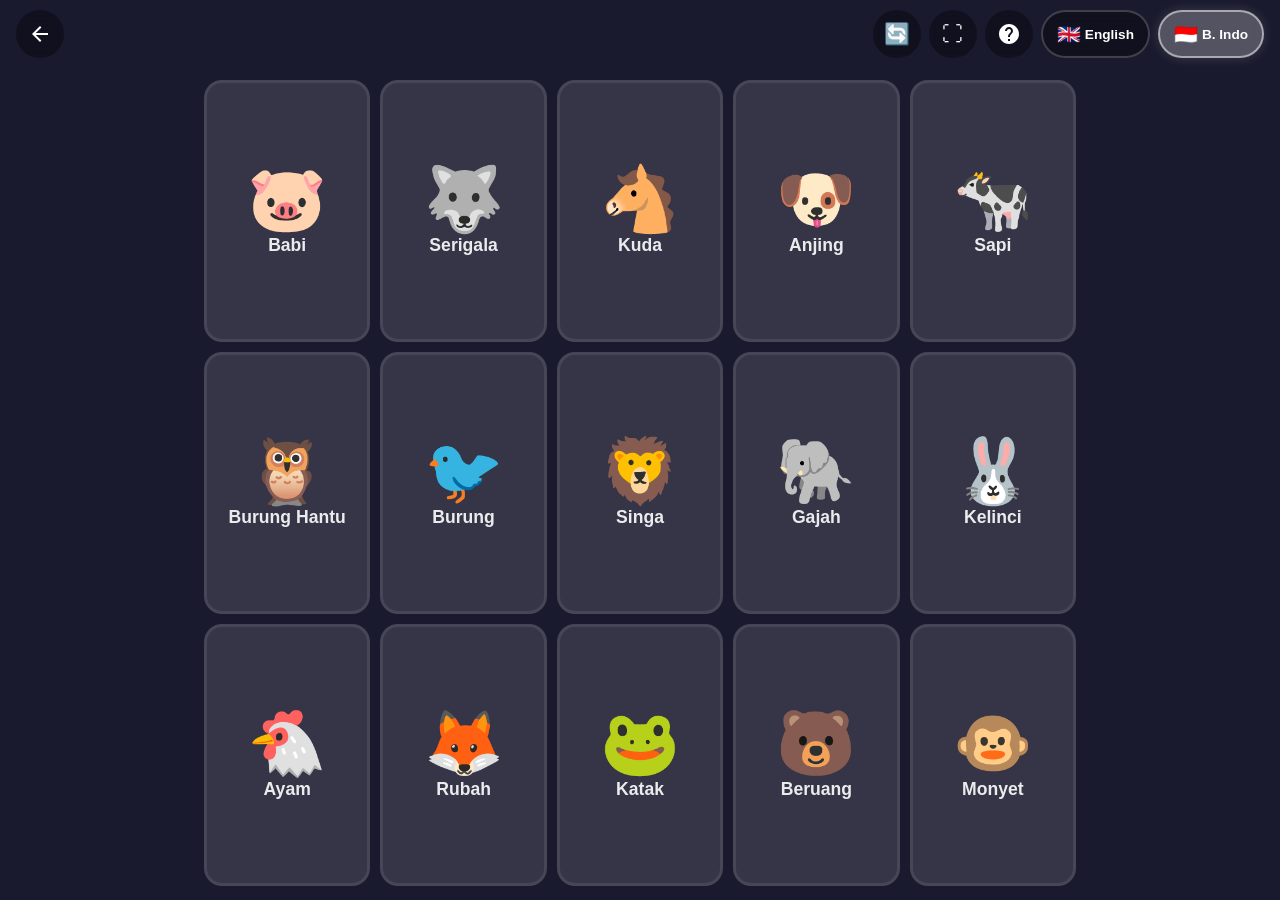
<file: games/animal-soundboard/index.html>
<!DOCTYPE html>
<html lang="en">
<head>
  <meta charset="UTF-8">
  <meta name="viewport" content="width=device-width, initial-scale=1.0, user-scalable=no">
  <meta http-equiv="Cache-Control" content="no-cache, must-revalidate">
  <meta http-equiv="Pragma" content="no-cache">
  <meta http-equiv="Expires" content="0">
  <title>Animal Soundboard — Kids Games</title>
  <link rel="stylesheet" href="../../css/style.css?v=20260726050629">
  <link rel="stylesheet" href="style.css?v=20260726050629">
</head>
<body>
  <div class="game-header">
    <button class="game-header__btn" id="back-btn" aria-label="Back to games">
      <svg><use href="../../assets/svg/icons.svg#icon-back"/></svg>
    </button>
    <div class="game-header__btns">
      <button class="game-header__btn" id="refresh-btn" aria-label="Ganti hewan">
        <span style="font-size:1.3rem">🔄</span>
      </button>
      <button class="game-header__btn" id="fullscreen-btn" aria-label="Fullscreen">
        <span style="font-size:1.3rem">⛶</span>
      </button>
      <button class="game-header__btn" id="help-btn" aria-label="Bantuan">
        <svg><use href="../../assets/svg/icons.svg#icon-help"/></svg>
      </button>
      <button class="lang-toggle" id="lang-en" aria-label="English">
        <span class="lang-toggle__flag">🇬🇧</span>
        <span class="lang-toggle__label">English</span>
      </button>
      <button class="lang-toggle" id="lang-id" aria-label="Bahasa Indonesia">
        <span class="lang-toggle__flag">🇮🇩</span>
        <span class="lang-toggle__label">B. Indo</span>
      </button>
    </div>
  </div>

  <div class="soundboard" id="soundboard"></div>

  <div class="math-modal" id="math-modal">
    <div class="math-modal__box">
      <p class="math-modal__title">Solve to switch language</p>
      <p class="math-modal__question" id="math-question">3 + 4 = ?</p>
      <input class="math-modal__input" id="math-answer" type="number" inputmode="numeric" autocomplete="off" placeholder="?" />
      <div class="math-modal__btns">
        <button class="math-modal__btn math-modal__btn--ok" id="math-submit">OK</button>
        <button class="math-modal__btn math-modal__btn--cancel" id="math-cancel">X</button>
      </div>
    </div>
  </div>

  <div class="help-modal" id="help-modal">
    <div class="help-modal__box">
      <div class="help-modal__title">❓ Cara Bermain</div>
      <div class="help-modal__steps">
        <div class="help-modal__step" style="animation-delay:0s">
          <span class="help-modal__step-icon">🐾</span>
          <span class="help-modal__step-text">Tap kartu hewan untuk mendengar suara aslinya</span>
        </div>
        <div class="help-modal__step" style="animation-delay:0.12s">
          <span class="help-modal__step-icon">🗣️</span>
          <span class="help-modal__step-text">Nama hewan akan disebutkan dalam bahasa Inggris atau Indonesia</span>
        </div>
        <div class="help-modal__step" style="animation-delay:0.24s">
          <span class="help-modal__step-icon">🔄</span>
          <span class="help-modal__step-text">Tekan 🔄 untuk ganti kumpulan hewan (perlu jawab soal)</span>
        </div>
        <div class="help-modal__step" style="animation-delay:0.36s">
          <span class="help-modal__step-icon">⛶</span>
          <span class="help-modal__step-text">Tekan ⛶ untuk masuk mode layar penuh</span>
        </div>
        <div class="help-modal__step" style="animation-delay:0.48s">
          <span class="help-modal__step-icon">🌐</span>
          <span class="help-modal__step-text">Tekan 🇬🇧 atau 🇮🇩 untuk ganti bahasa (perlu jawab soal)</span>
        </div>
      </div>
      <div class="help-modal__title" style="margin-top:12px;font-size:0.9rem">⚙️ Cara Ganti Bahasa</div>
      <div class="help-modal__steps">
        <div class="help-modal__step" style="animation-delay:0.6s">
          <span class="help-modal__step-icon">🌐</span>
          <span class="help-modal__step-text">Tekan 🇬🇧 English atau 🇮🇩 B. Indo</span>
        </div>
        <div class="help-modal__step" style="animation-delay:0.72s">
          <span class="help-modal__step-icon">🔒</span>
          <span class="help-modal__step-text">Jawab soal matematika untuk orang tua</span>
        </div>
        <div class="help-modal__step" style="animation-delay:0.72s">
          <span class="help-modal__step-icon">✅</span>
          <span class="help-modal__step-text">Bahasa berubah, nama hewan diperbarui</span>
        </div>
        <div class="help-modal__step" style="animation-delay:0.84s">
          <span class="help-modal__step-icon">🗣️</span>
          <span class="help-modal__step-text">Dengarkan nama hewan dalam bahasa baru</span>
        </div>
        <div class="help-modal__step" style="animation-delay:0.96s">
          <span class="help-modal__step-icon">🔄</span>
          <span class="help-modal__step-text">Tekan tombol bahasa kapan saja untuk ganti</span>
        </div>
      </div>
      <button class="help-modal__btn" id="help-close">Mengerti!</button>
    </div>
  </div>

  <script type="module">
    import { initSafeguards } from '../../js/safeguard.js';
    initSafeguards();
  </script>
  <script type="module" src="game.js?v=20260726050629"></script>
</body>
</html>
</file>
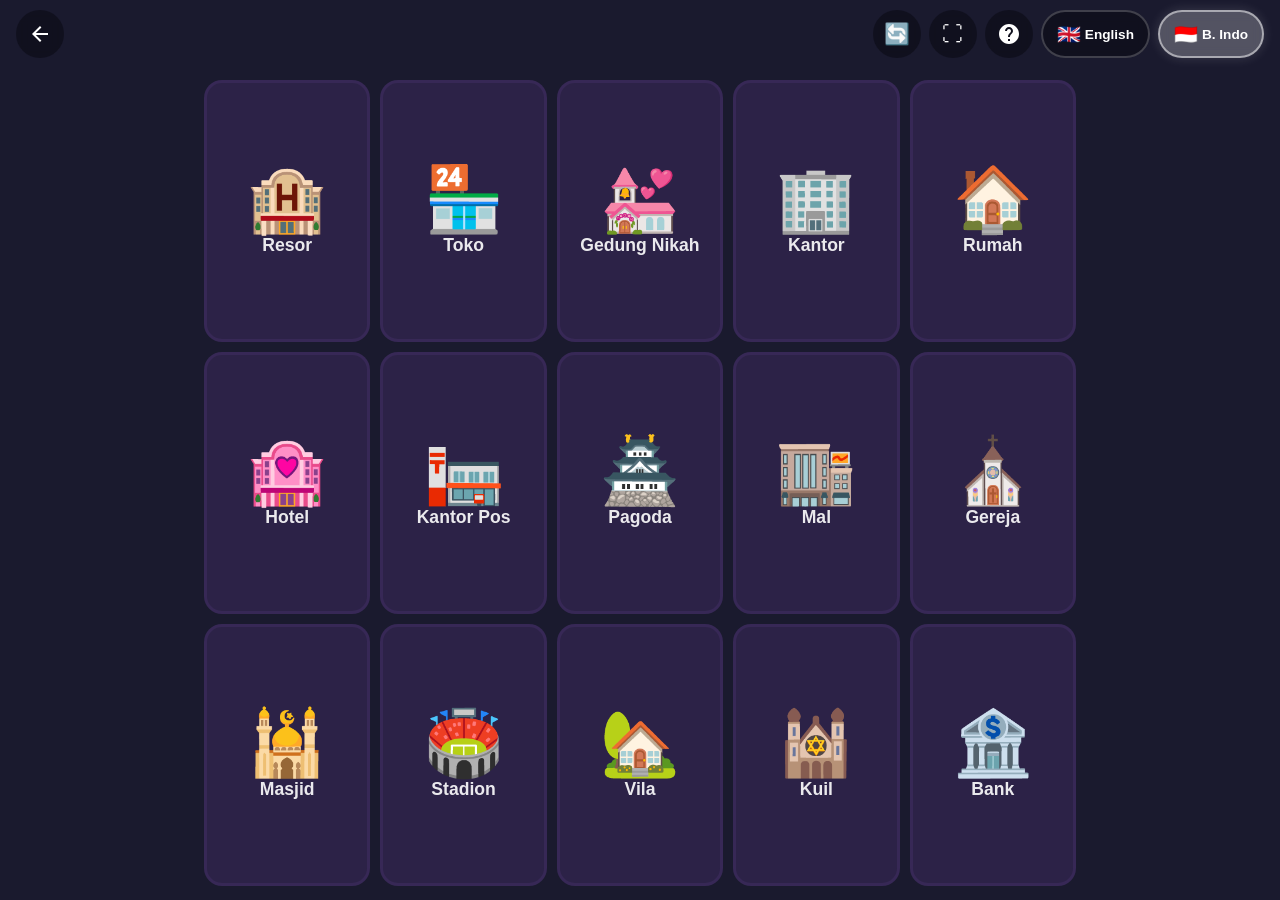
<file: games/bangunan/index.html>
<!DOCTYPE html>
<html lang="en">
<head>
  <meta charset="UTF-8">
  <meta name="viewport" content="width=device-width, initial-scale=1.0, user-scalable=no">
  <meta http-equiv="Cache-Control" content="no-cache, must-revalidate">
  <meta http-equiv="Pragma" content="no-cache">
  <meta http-equiv="Expires" content="0">
  <title>Bangunan — Kids Games</title>
  <link rel="stylesheet" href="../../css/style.css?v=20260726050629">
  <link rel="stylesheet" href="style.css?v=20260726050629">
</head>
<body>
  <div class="game-header">
    <button class="game-header__btn" id="back-btn" aria-label="Back to games">
      <svg><use href="../../assets/svg/icons.svg#icon-back"/></svg>
    </button>
    <div class="game-header__btns">
      <button class="game-header__btn" id="refresh-btn" aria-label="Ganti bangunan">
        <span style="font-size:1.3rem">🔄</span>
      </button>
      <button class="game-header__btn" id="fullscreen-btn" aria-label="Fullscreen">
        <span style="font-size:1.3rem">⛶</span>
      </button>
      <button class="game-header__btn" id="help-btn" aria-label="Bantuan">
        <svg><use href="../../assets/svg/icons.svg#icon-help"/></svg>
      </button>
      <button class="lang-toggle" id="lang-en" aria-label="English">
        <span class="lang-toggle__flag">🇬🇧</span>
        <span class="lang-toggle__label">English</span>
      </button>
      <button class="lang-toggle" id="lang-id" aria-label="Bahasa Indonesia">
        <span class="lang-toggle__flag">🇮🇩</span>
        <span class="lang-toggle__label">B. Indo</span>
      </button>
    </div>
  </div>

  <div class="soundboard" id="soundboard"></div>

  <div class="math-modal" id="math-modal">
    <div class="math-modal__box">
      <p class="math-modal__title">Solve to switch language</p>
      <p class="math-modal__question" id="math-question">3 + 4 = ?</p>
      <input class="math-modal__input" id="math-answer" type="number" inputmode="numeric" autocomplete="off" placeholder="?" />
      <div class="math-modal__btns">
        <button class="math-modal__btn math-modal__btn--ok" id="math-submit">OK</button>
        <button class="math-modal__btn math-modal__btn--cancel" id="math-cancel">X</button>
      </div>
    </div>
  </div>

  <div class="help-modal" id="help-modal">
    <div class="help-modal__box">
      <div class="help-modal__title">❓ Cara Bermain</div>
      <div class="help-modal__steps">
        <div class="help-modal__step" style="animation-delay:0s">
          <span class="help-modal__step-icon">🏠</span>
          <span class="help-modal__step-text">Tap kartu bangunan untuk mendengar namanya</span>
        </div>
        <div class="help-modal__step" style="animation-delay:0.12s">
          <span class="help-modal__step-icon">🗣️</span>
          <span class="help-modal__step-text">Nama akan disebutkan dalam bahasa Inggris atau Indonesia</span>
        </div>
        <div class="help-modal__step" style="animation-delay:0.24s">
          <span class="help-modal__step-icon">🔄</span>
          <span class="help-modal__step-text">Tekan 🔄 untuk ganti kumpulan bangunan (perlu jawab soal)</span>
        </div>
        <div class="help-modal__step" style="animation-delay:0.36s">
          <span class="help-modal__step-icon">⛶</span>
          <span class="help-modal__step-text">Tekan ⛶ untuk masuk mode layar penuh</span>
        </div>
        <div class="help-modal__step" style="animation-delay:0.48s">
          <span class="help-modal__step-icon">🌐</span>
          <span class="help-modal__step-text">Tekan 🇬🇧 atau 🇮🇩 untuk ganti bahasa (perlu jawab soal)</span>
        </div>
      </div>
      <div class="help-modal__title" style="margin-top:12px;font-size:0.9rem">⚙️ Cara Ganti Bahasa</div>
      <div class="help-modal__steps">
        <div class="help-modal__step" style="animation-delay:0.6s">
          <span class="help-modal__step-icon">🌐</span>
          <span class="help-modal__step-text">Tekan 🇬🇧 English atau 🇮🇩 B. Indo</span>
        </div>
        <div class="help-modal__step" style="animation-delay:0.72s">
          <span class="help-modal__step-icon">🔒</span>
          <span class="help-modal__step-text">Jawab soal matematika untuk orang tua</span>
        </div>
        <div class="help-modal__step" style="animation-delay:0.72s">
          <span class="help-modal__step-icon">✅</span>
          <span class="help-modal__step-text">Bahasa berubah, nama bangunan diperbarui</span>
        </div>
        <div class="help-modal__step" style="animation-delay:0.84s">
          <span class="help-modal__step-icon">🗣️</span>
          <span class="help-modal__step-text">Dengarkan nama dalam bahasa baru</span>
        </div>
        <div class="help-modal__step" style="animation-delay:0.96s">
          <span class="help-modal__step-icon">🔄</span>
          <span class="help-modal__step-text">Tekan tombol bahasa kapan saja untuk ganti</span>
        </div>
      </div>
      <button class="help-modal__btn" id="help-close">Mengerti!</button>
    </div>
  </div>

  <script type="module">
    import { initSafeguards } from '../../js/safeguard.js';
    initSafeguards();
  </script>
  <script type="module" src="game.js?v=20260726050629"></script>
</body>
</html>
</file>
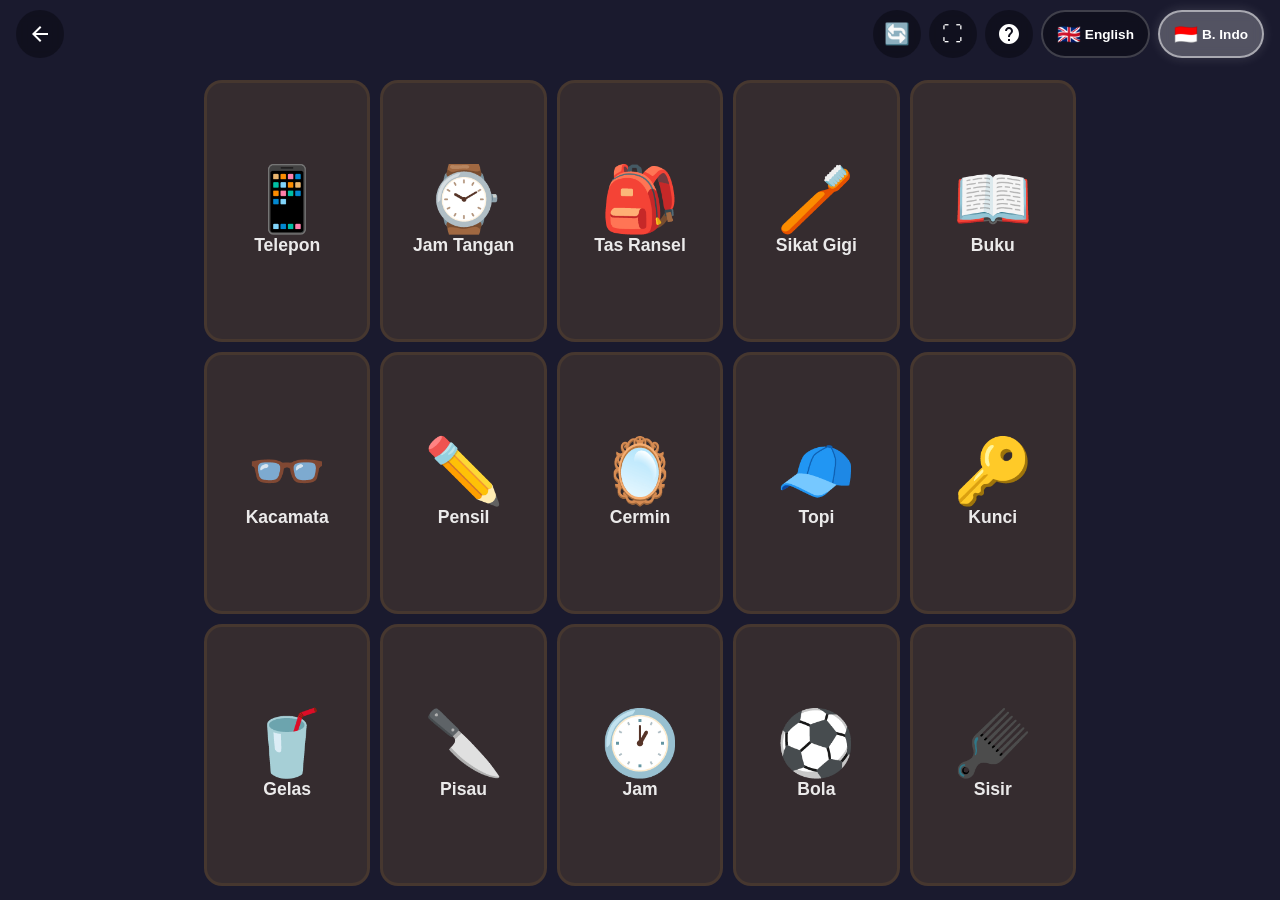
<file: games/benda/index.html>
<!DOCTYPE html>
<html lang="en">
<head>
  <meta charset="UTF-8">
  <meta name="viewport" content="width=device-width, initial-scale=1.0, user-scalable=no">
  <meta http-equiv="Cache-Control" content="no-cache, must-revalidate">
  <meta http-equiv="Pragma" content="no-cache">
  <meta http-equiv="Expires" content="0">
  <title>Benda — Kids Games</title>
  <link rel="stylesheet" href="../../css/style.css?v=20260726050629">
  <link rel="stylesheet" href="style.css?v=20260726050629">
</head>
<body>
  <div class="game-header">
    <button class="game-header__btn" id="back-btn" aria-label="Back to games">
      <svg><use href="../../assets/svg/icons.svg#icon-back"/></svg>
    </button>
    <div class="game-header__btns">
      <button class="game-header__btn" id="refresh-btn" aria-label="Ganti benda">
        <span style="font-size:1.3rem">🔄</span>
      </button>
      <button class="game-header__btn" id="fullscreen-btn" aria-label="Fullscreen">
        <span style="font-size:1.3rem">⛶</span>
      </button>
      <button class="game-header__btn" id="help-btn" aria-label="Bantuan">
        <svg><use href="../../assets/svg/icons.svg#icon-help"/></svg>
      </button>
      <button class="lang-toggle" id="lang-en" aria-label="English">
        <span class="lang-toggle__flag">🇬🇧</span>
        <span class="lang-toggle__label">English</span>
      </button>
      <button class="lang-toggle" id="lang-id" aria-label="Bahasa Indonesia">
        <span class="lang-toggle__flag">🇮🇩</span>
        <span class="lang-toggle__label">B. Indo</span>
      </button>
    </div>
  </div>

  <div class="soundboard" id="soundboard"></div>

  <div class="math-modal" id="math-modal">
    <div class="math-modal__box">
      <p class="math-modal__title">Solve to switch language</p>
      <p class="math-modal__question" id="math-question">3 + 4 = ?</p>
      <input class="math-modal__input" id="math-answer" type="number" inputmode="numeric" autocomplete="off" placeholder="?" />
      <div class="math-modal__btns">
        <button class="math-modal__btn math-modal__btn--ok" id="math-submit">OK</button>
        <button class="math-modal__btn math-modal__btn--cancel" id="math-cancel">X</button>
      </div>
    </div>
  </div>

  <div class="help-modal" id="help-modal">
    <div class="help-modal__box">
      <div class="help-modal__title">❓ Cara Bermain</div>
      <div class="help-modal__steps">
        <div class="help-modal__step" style="animation-delay:0s">
          <span class="help-modal__step-icon">📖</span>
          <span class="help-modal__step-text">Tap kartu benda untuk mendengar namanya</span>
        </div>
        <div class="help-modal__step" style="animation-delay:0.12s">
          <span class="help-modal__step-icon">🗣️</span>
          <span class="help-modal__step-text">Nama akan disebutkan dalam bahasa Inggris atau Indonesia</span>
        </div>
        <div class="help-modal__step" style="animation-delay:0.24s">
          <span class="help-modal__step-icon">🔄</span>
          <span class="help-modal__step-text">Tekan 🔄 untuk ganti kumpulan benda (perlu jawab soal)</span>
        </div>
        <div class="help-modal__step" style="animation-delay:0.36s">
          <span class="help-modal__step-icon">⛶</span>
          <span class="help-modal__step-text">Tekan ⛶ untuk masuk mode layar penuh</span>
        </div>
        <div class="help-modal__step" style="animation-delay:0.48s">
          <span class="help-modal__step-icon">🌐</span>
          <span class="help-modal__step-text">Tekan 🇬🇧 atau 🇮🇩 untuk ganti bahasa (perlu jawab soal)</span>
        </div>
      </div>
      <div class="help-modal__title" style="margin-top:12px;font-size:0.9rem">⚙️ Cara Ganti Bahasa</div>
      <div class="help-modal__steps">
        <div class="help-modal__step" style="animation-delay:0.6s">
          <span class="help-modal__step-icon">🌐</span>
          <span class="help-modal__step-text">Tekan 🇬🇧 English atau 🇮🇩 B. Indo</span>
        </div>
        <div class="help-modal__step" style="animation-delay:0.72s">
          <span class="help-modal__step-icon">🔒</span>
          <span class="help-modal__step-text">Jawab soal matematika untuk orang tua</span>
        </div>
        <div class="help-modal__step" style="animation-delay:0.72s">
          <span class="help-modal__step-icon">✅</span>
          <span class="help-modal__step-text">Bahasa berubah, nama benda diperbarui</span>
        </div>
        <div class="help-modal__step" style="animation-delay:0.84s">
          <span class="help-modal__step-icon">🗣️</span>
          <span class="help-modal__step-text">Dengarkan nama dalam bahasa baru</span>
        </div>
        <div class="help-modal__step" style="animation-delay:0.96s">
          <span class="help-modal__step-icon">🔄</span>
          <span class="help-modal__step-text">Tekan tombol bahasa kapan saja untuk ganti</span>
        </div>
      </div>
      <button class="help-modal__btn" id="help-close">Mengerti!</button>
    </div>
  </div>

  <script type="module">
    import { initSafeguards } from '../../js/safeguard.js';
    initSafeguards();
  </script>
  <script type="module" src="game.js?v=20260726050629"></script>
</body>
</html>
</file>
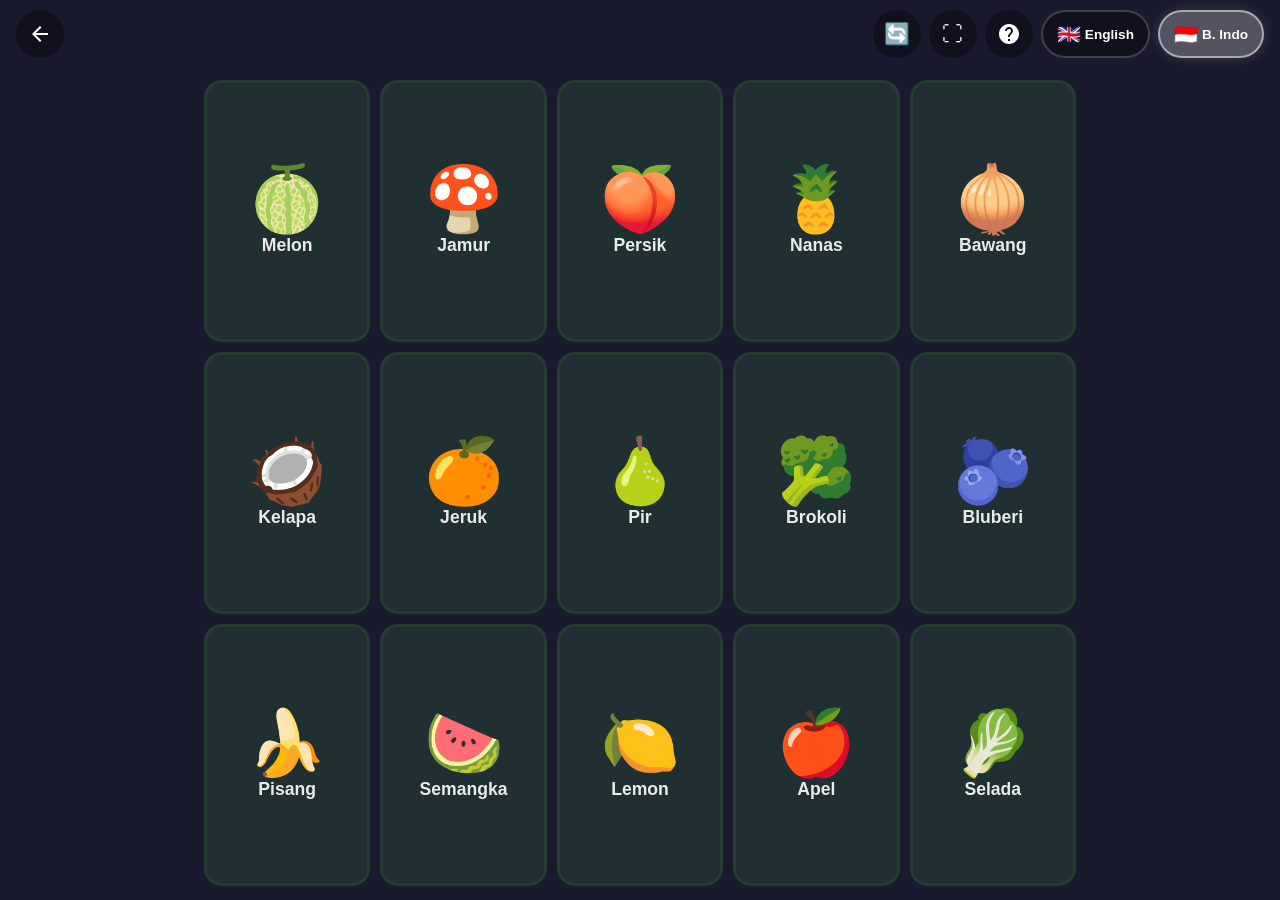
<file: games/buah-sayur/index.html>
<!DOCTYPE html>
<html lang="en">
<head>
  <meta charset="UTF-8">
  <meta name="viewport" content="width=device-width, initial-scale=1.0, user-scalable=no">
  <meta http-equiv="Cache-Control" content="no-cache, must-revalidate">
  <meta http-equiv="Pragma" content="no-cache">
  <meta http-equiv="Expires" content="0">
  <title>Buah & Sayur — Kids Games</title>
  <link rel="stylesheet" href="../../css/style.css?v=20260726050629">
  <link rel="stylesheet" href="style.css?v=20260726050629">
</head>
<body>
  <div class="game-header">
    <button class="game-header__btn" id="back-btn" aria-label="Back to games">
      <svg><use href="../../assets/svg/icons.svg#icon-back"/></svg>
    </button>
    <div class="game-header__btns">
      <button class="game-header__btn" id="refresh-btn" aria-label="Ganti buah & sayur">
        <span style="font-size:1.3rem">🔄</span>
      </button>
      <button class="game-header__btn" id="fullscreen-btn" aria-label="Fullscreen">
        <span style="font-size:1.3rem">⛶</span>
      </button>
      <button class="game-header__btn" id="help-btn" aria-label="Bantuan">
        <svg><use href="../../assets/svg/icons.svg#icon-help"/></svg>
      </button>
      <button class="lang-toggle" id="lang-en" aria-label="English">
        <span class="lang-toggle__flag">🇬🇧</span>
        <span class="lang-toggle__label">English</span>
      </button>
      <button class="lang-toggle" id="lang-id" aria-label="Bahasa Indonesia">
        <span class="lang-toggle__flag">🇮🇩</span>
        <span class="lang-toggle__label">B. Indo</span>
      </button>
    </div>
  </div>

  <div class="soundboard" id="soundboard"></div>

  <div class="math-modal" id="math-modal">
    <div class="math-modal__box">
      <p class="math-modal__title">Solve to switch language</p>
      <p class="math-modal__question" id="math-question">3 + 4 = ?</p>
      <input class="math-modal__input" id="math-answer" type="number" inputmode="numeric" autocomplete="off" placeholder="?" />
      <div class="math-modal__btns">
        <button class="math-modal__btn math-modal__btn--ok" id="math-submit">OK</button>
        <button class="math-modal__btn math-modal__btn--cancel" id="math-cancel">X</button>
      </div>
    </div>
  </div>

  <div class="help-modal" id="help-modal">
    <div class="help-modal__box">
      <div class="help-modal__title">❓ Cara Bermain</div>
      <div class="help-modal__steps">
        <div class="help-modal__step" style="animation-delay:0s">
          <span class="help-modal__step-icon">🍎</span>
          <span class="help-modal__step-text">Tap kartu buah atau sayur untuk mendengar namanya</span>
        </div>
        <div class="help-modal__step" style="animation-delay:0.12s">
          <span class="help-modal__step-icon">🗣️</span>
          <span class="help-modal__step-text">Nama akan disebutkan dalam bahasa Inggris atau Indonesia</span>
        </div>
        <div class="help-modal__step" style="animation-delay:0.24s">
          <span class="help-modal__step-icon">🔄</span>
          <span class="help-modal__step-text">Tekan 🔄 untuk ganti kumpulan buah & sayur (perlu jawab soal)</span>
        </div>
        <div class="help-modal__step" style="animation-delay:0.36s">
          <span class="help-modal__step-icon">⛶</span>
          <span class="help-modal__step-text">Tekan ⛶ untuk masuk mode layar penuh</span>
        </div>
        <div class="help-modal__step" style="animation-delay:0.48s">
          <span class="help-modal__step-icon">🌐</span>
          <span class="help-modal__step-text">Tekan 🇬🇧 atau 🇮🇩 untuk ganti bahasa (perlu jawab soal)</span>
        </div>
      </div>
      <div class="help-modal__title" style="margin-top:12px;font-size:0.9rem">⚙️ Cara Ganti Bahasa</div>
      <div class="help-modal__steps">
        <div class="help-modal__step" style="animation-delay:0.6s">
          <span class="help-modal__step-icon">🌐</span>
          <span class="help-modal__step-text">Tekan 🇬🇧 English atau 🇮🇩 B. Indo</span>
        </div>
        <div class="help-modal__step" style="animation-delay:0.72s">
          <span class="help-modal__step-icon">🔒</span>
          <span class="help-modal__step-text">Jawab soal matematika untuk orang tua</span>
        </div>
        <div class="help-modal__step" style="animation-delay:0.72s">
          <span class="help-modal__step-icon">✅</span>
          <span class="help-modal__step-text">Bahasa berubah, nama buah & sayur diperbarui</span>
        </div>
        <div class="help-modal__step" style="animation-delay:0.84s">
          <span class="help-modal__step-icon">🗣️</span>
          <span class="help-modal__step-text">Dengarkan nama dalam bahasa baru</span>
        </div>
        <div class="help-modal__step" style="animation-delay:0.96s">
          <span class="help-modal__step-icon">🔄</span>
          <span class="help-modal__step-text">Tekan tombol bahasa kapan saja untuk ganti</span>
        </div>
      </div>
      <button class="help-modal__btn" id="help-close">Mengerti!</button>
    </div>
  </div>

  <script type="module">
    import { initSafeguards } from '../../js/safeguard.js';
    initSafeguards();
  </script>
  <script type="module" src="game.js?v=20260726050629"></script>
</body>
</html>
</file>
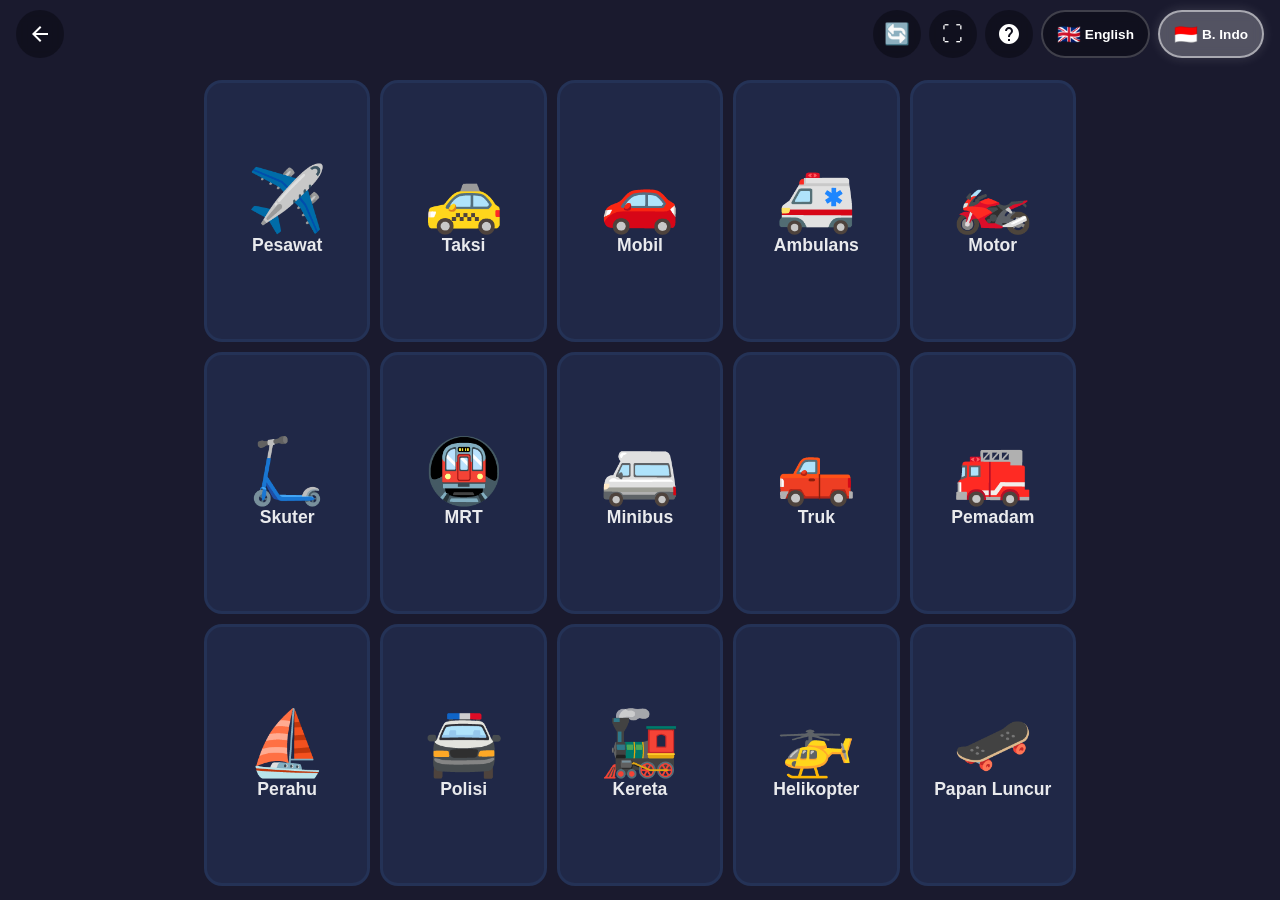
<file: games/kendaraan/index.html>
<!DOCTYPE html>
<html lang="en">
<head>
  <meta charset="UTF-8">
  <meta name="viewport" content="width=device-width, initial-scale=1.0, user-scalable=no">
  <meta http-equiv="Cache-Control" content="no-cache, must-revalidate">
  <meta http-equiv="Pragma" content="no-cache">
  <meta http-equiv="Expires" content="0">
  <title>Kendaraan — Kids Games</title>
  <link rel="stylesheet" href="../../css/style.css?v=20260726050629">
  <link rel="stylesheet" href="style.css?v=20260726050629">
</head>
<body>
  <div class="game-header">
    <button class="game-header__btn" id="back-btn" aria-label="Back to games">
      <svg><use href="../../assets/svg/icons.svg#icon-back"/></svg>
    </button>
    <div class="game-header__btns">
      <button class="game-header__btn" id="refresh-btn" aria-label="Ganti kendaraan">
        <span style="font-size:1.3rem">🔄</span>
      </button>
      <button class="game-header__btn" id="fullscreen-btn" aria-label="Fullscreen">
        <span style="font-size:1.3rem">⛶</span>
      </button>
      <button class="game-header__btn" id="help-btn" aria-label="Bantuan">
        <svg><use href="../../assets/svg/icons.svg#icon-help"/></svg>
      </button>
      <button class="lang-toggle" id="lang-en" aria-label="English">
        <span class="lang-toggle__flag">🇬🇧</span>
        <span class="lang-toggle__label">English</span>
      </button>
      <button class="lang-toggle" id="lang-id" aria-label="Bahasa Indonesia">
        <span class="lang-toggle__flag">🇮🇩</span>
        <span class="lang-toggle__label">B. Indo</span>
      </button>
    </div>
  </div>

  <div class="soundboard" id="soundboard"></div>

  <div class="math-modal" id="math-modal">
    <div class="math-modal__box">
      <p class="math-modal__title">Solve to switch language</p>
      <p class="math-modal__question" id="math-question">3 + 4 = ?</p>
      <input class="math-modal__input" id="math-answer" type="number" inputmode="numeric" autocomplete="off" placeholder="?" />
      <div class="math-modal__btns">
        <button class="math-modal__btn math-modal__btn--ok" id="math-submit">OK</button>
        <button class="math-modal__btn math-modal__btn--cancel" id="math-cancel">X</button>
      </div>
    </div>
  </div>

  <div class="help-modal" id="help-modal">
    <div class="help-modal__box">
      <div class="help-modal__title">❓ Cara Bermain</div>
      <div class="help-modal__steps">
        <div class="help-modal__step" style="animation-delay:0s">
          <span class="help-modal__step-icon">🚗</span>
          <span class="help-modal__step-text">Tap kartu kendaraan untuk mendengar namanya</span>
        </div>
        <div class="help-modal__step" style="animation-delay:0.12s">
          <span class="help-modal__step-icon">🗣️</span>
          <span class="help-modal__step-text">Nama akan disebutkan dalam bahasa Inggris atau Indonesia</span>
        </div>
        <div class="help-modal__step" style="animation-delay:0.24s">
          <span class="help-modal__step-icon">🔄</span>
          <span class="help-modal__step-text">Tekan 🔄 untuk ganti kumpulan kendaraan (perlu jawab soal)</span>
        </div>
        <div class="help-modal__step" style="animation-delay:0.36s">
          <span class="help-modal__step-icon">⛶</span>
          <span class="help-modal__step-text">Tekan ⛶ untuk masuk mode layar penuh</span>
        </div>
        <div class="help-modal__step" style="animation-delay:0.48s">
          <span class="help-modal__step-icon">🌐</span>
          <span class="help-modal__step-text">Tekan 🇬🇧 atau 🇮🇩 untuk ganti bahasa (perlu jawab soal)</span>
        </div>
      </div>
      <div class="help-modal__title" style="margin-top:12px;font-size:0.9rem">⚙️ Cara Ganti Bahasa</div>
      <div class="help-modal__steps">
        <div class="help-modal__step" style="animation-delay:0.6s">
          <span class="help-modal__step-icon">🌐</span>
          <span class="help-modal__step-text">Tekan 🇬🇧 English atau 🇮🇩 B. Indo</span>
        </div>
        <div class="help-modal__step" style="animation-delay:0.72s">
          <span class="help-modal__step-icon">🔒</span>
          <span class="help-modal__step-text">Jawab soal matematika untuk orang tua</span>
        </div>
        <div class="help-modal__step" style="animation-delay:0.72s">
          <span class="help-modal__step-icon">✅</span>
          <span class="help-modal__step-text">Bahasa berubah, nama kendaraan diperbarui</span>
        </div>
        <div class="help-modal__step" style="animation-delay:0.84s">
          <span class="help-modal__step-icon">🗣️</span>
          <span class="help-modal__step-text">Dengarkan nama dalam bahasa baru</span>
        </div>
        <div class="help-modal__step" style="animation-delay:0.96s">
          <span class="help-modal__step-icon">🔄</span>
          <span class="help-modal__step-text">Tekan tombol bahasa kapan saja untuk ganti</span>
        </div>
      </div>
      <button class="help-modal__btn" id="help-close">Mengerti!</button>
    </div>
  </div>

  <script type="module">
    import { initSafeguards } from '../../js/safeguard.js';
    initSafeguards();
  </script>
  <script type="module" src="game.js?v=20260726050629"></script>
</body>
</html>
</file>
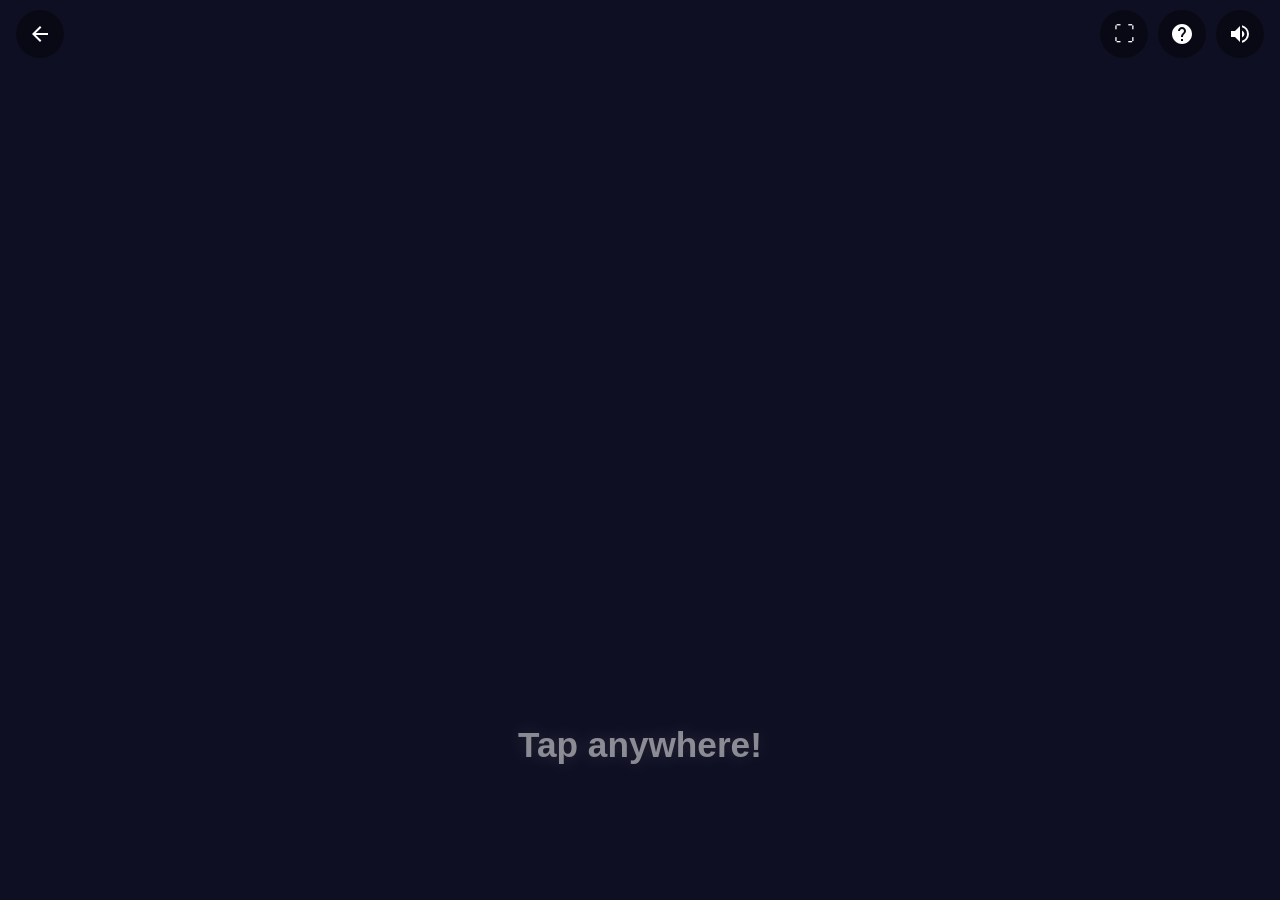
<file: games/magic-canvas/index.html>
<!DOCTYPE html>
<html lang="en">
<head>
  <meta charset="UTF-8">
  <meta name="viewport" content="width=device-width, initial-scale=1.0, user-scalable=no">
  <meta http-equiv="Cache-Control" content="no-cache, must-revalidate">
  <meta http-equiv="Pragma" content="no-cache">
  <meta http-equiv="Expires" content="0">
  <title>Magic Canvas — Kids Games</title>
  <link rel="stylesheet" href="../../css/style.css?v=20260726050629">
  <link rel="stylesheet" href="style.css?v=20260726050629">
</head>
<body>
  <div class="game-header">
    <button class="game-header__btn" id="back-btn" aria-label="Back to games">
      <svg><use href="../../assets/svg/icons.svg#icon-back"/></svg>
    </button>
    <div class="game-header__btns">
      <button class="game-header__btn" id="fullscreen-btn" aria-label="Fullscreen">
        <span style="font-size:1.3rem">⛶</span>
      </button>
      <button class="game-header__btn" id="help-btn" aria-label="Bantuan">
        <svg><use href="../../assets/svg/icons.svg#icon-help"/></svg>
      </button>
      <button class="game-header__btn" id="sound-toggle" aria-label="Toggle sound">
        <svg><use href="../../assets/svg/icons.svg#icon-sound-on"/></svg>
      </button>
    </div>
  </div>

  <canvas id="canvas"></canvas>

  <div class="magic-hint" id="hint">Tap anywhere!</div>

  <div class="math-modal" id="math-modal">
    <div class="math-modal__box">
      <p class="math-modal__title">🔒 Parent Zone</p>
      <p class="math-modal__title" style="font-size:0.8rem;margin-bottom:8px">Jawab untuk masuk</p>
      <p class="math-modal__question" id="math-question">3 + 4 = ?</p>
      <input class="math-modal__input" id="math-answer" type="number" inputmode="numeric" autocomplete="off" placeholder="?" />
      <div class="math-modal__btns">
        <button class="math-modal__btn math-modal__btn--ok" id="math-submit">OK</button>
        <button class="math-modal__btn math-modal__btn--cancel" id="math-cancel">✗</button>
      </div>
    </div>
  </div>

  <div class="help-modal" id="help-modal">
    <div class="help-modal__box">
      <div class="help-modal__title">❓ Cara Bermain</div>
      <div class="help-modal__steps">
        <div class="help-modal__step" style="animation-delay:0s">
          <span class="help-modal__step-icon">👆</span>
          <span class="help-modal__step-text">Tap di mana saja di layar untuk membuat bentuk warna-warni</span>
        </div>
        <div class="help-modal__step" style="animation-delay:0.12s">
          <span class="help-modal__step-icon">🔇</span>
          <span class="help-modal__step-text">Tekan ikon speaker untuk menghidupkan/mematikan suara</span>
        </div>
        <div class="help-modal__step" style="animation-delay:0.24s">
          <span class="help-modal__step-icon">🎨</span>
          <span class="help-modal__step-text">Setiap tap menghasilkan bentuk, warna, dan efek gerak yang berbeda</span>
        </div>
        <div class="help-modal__step" style="animation-delay:0.36s">
          <span class="help-modal__step-icon">⛶</span>
          <span class="help-modal__step-text">Tekan ⛶ untuk masuk mode layar penuh</span>
        </div>
      </div>
      <button class="help-modal__btn" id="help-close">Mengerti!</button>
    </div>
  </div>

  <script type="module">
    import { initSafeguards } from '../../js/safeguard.js';
    initSafeguards();
  </script>
  <script type="module" src="game.js?v=20260726050629"></script>
</body>
</html>
</file>
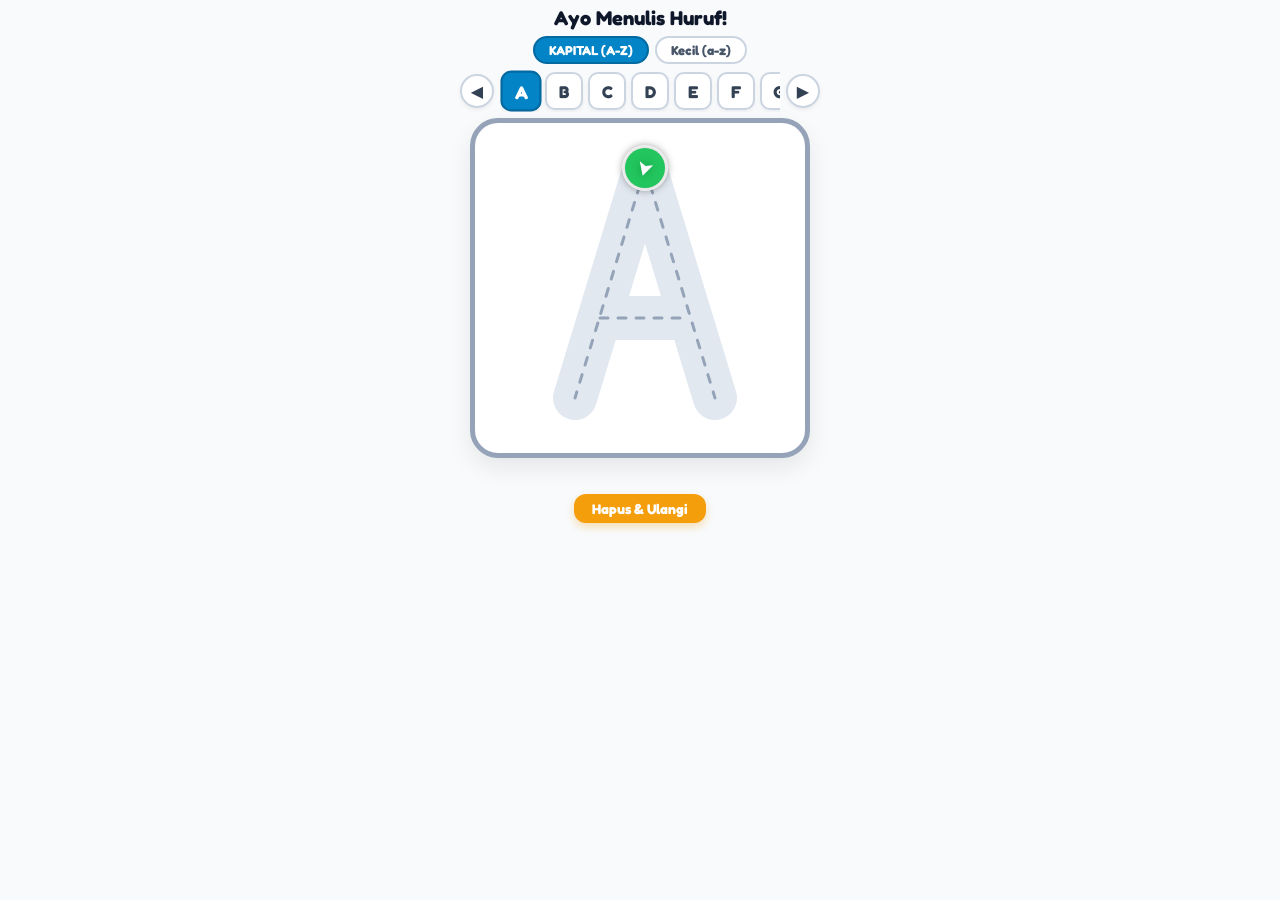
<file: games/menulis-huruf/index.html>
<!DOCTYPE html>
<html lang="id">
<head>
    <meta charset="UTF-8">
    <meta name="viewport" content="width=device-width, initial-scale=1.0, maximum-scale=1.0, user-scalable=no">
    <title>Belajar Menulis Huruf A-Z Lengkap</title>
    <style>
        @import url('https://fonts.googleapis.com/css2?family=Fredoka+One&display=swap');

        * { -webkit-tap-highlight-color: transparent; box-sizing: border-box; }

        html, body {
            margin: 0; padding: 0;
            width: 100%; height: 100%;
            overflow: hidden;
            font-family: 'Fredoka One', 'Comic Sans MS', 'Chalkboard SE', system-ui, sans-serif;
            background-color: #f8fafc;
            color: #0f172a;
            user-select: none;
            -webkit-user-select: none;
            touch-action: manipulation;
            overscroll-behavior: none;
            -webkit-text-size-adjust: 100%;
            display: flex;
            flex-direction: column;
            align-items: center;
        }

        h1 {
            color: #0f172a;
            margin: 6px 0 6px;
            font-size: 20px;
            font-family: 'Fredoka One', sans-serif;
        }

        .mode-toggle {
            display: flex;
            gap: 6px;
            margin-bottom: 6px;
        }

        .btn-mode {
            padding: 4px 14px;
            font-family: 'Fredoka One', sans-serif;
            font-size: 13px;
            font-weight: bold;
            border-radius: 20px;
            border: 2px solid #cbd5e1;
            background: #fff;
            color: #475569;
            cursor: pointer;
        }

        .btn-mode.active {
            background: #0284c7;
            color: #fff;
            border-color: #0369a1;
        }

        .picker-container {
            display: flex;
            align-items: center;
            gap: 6px;
            width: 100%;
            max-width: 360px;
            margin-bottom: 6px;
        }

        .nav-arrow {
            width: 34px; height: 34px;
            font-size: 16px; font-weight: bold;
            border-radius: 50%;
            border: 2px solid #cbd5e1;
            background: #ffffff;
            color: #334155;
            cursor: pointer;
            display: flex;
            align-items: center;
            justify-content: center;
            flex-shrink: 0;
            box-shadow: 0 2px 4px rgba(0,0,0,0.06);
            font-family: inherit;
        }

        .nav-arrow:active { background: #e2e8f0; }

        .letters-scroll {
            display: flex;
            gap: 5px;
            overflow-x: auto;
            scroll-behavior: smooth;
            padding: 2px 2px;
            -webkit-overflow-scrolling: touch;
        }

        .letters-scroll::-webkit-scrollbar { display: none; }

        .btn-letter {
            width: 38px; height: 38px;
            font-size: 17px; font-weight: bold;
            font-family: 'Fredoka One', sans-serif;
            background-color: #ffffff;
            color: #334155;
            border: 2px solid #cbd5e1;
            border-radius: 10px;
            cursor: pointer;
            flex-shrink: 0;
            box-shadow: 0 2px 4px rgba(0,0,0,0.05);
            transition: all 0.1s ease;
        }

        .btn-letter.active {
            background-color: #0284c7;
            color: white;
            border-color: #0369a1;
            transform: scale(1.08);
        }

        #canvas-container {
            position: relative;
            width: 340px;
            height: 340px;
            background: #ffffff;
            border: 5px solid #94a3b8;
            border-radius: 28px;
            box-shadow: 0 10px 25px rgba(0, 0, 0, 0.08);
            touch-action: none;
            flex-shrink: 0;
        }

        canvas {
            position: absolute;
            top: 0; left: 0;
            border-radius: 22px;
        }

        #message {
            margin-top: 6px;
            font-size: 18px;
            font-weight: bold;
            font-family: 'Fredoka One', sans-serif;
            color: #059669;
            height: 26px;
            text-align: center;
        }

        .btn-reset {
            margin-top: 4px;
            padding: 6px 18px;
            font-size: 14px;
            font-weight: bold;
            font-family: 'Fredoka One', sans-serif;
            background-color: #f59e0b;
            color: white;
            border: none;
            border-radius: 12px;
            cursor: pointer;
            box-shadow: 0 4px 8px rgba(245, 158, 11, 0.3);
        }

        .btn-reset:active { background-color: #d97706; }
    </style>
</head>
<body>

    <h1>Ayo Menulis Huruf!</h1>

    <div class="mode-toggle">
        <button class="btn-mode active" id="btn-mode-upper" onclick="setMode('upper')">KAPITAL (A-Z)</button>
        <button class="btn-mode" id="btn-mode-lower" onclick="setMode('lower')">Kecil (a-z)</button>
    </div>

    <div class="picker-container">
        <button class="nav-arrow" onclick="navLetter(-1)">◀</button>
        <div class="letters-scroll" id="letter-list"></div>
        <button class="nav-arrow" onclick="navLetter(1)">▶</button>
    </div>
    
    <div id="canvas-container">
        <canvas id="bg-canvas" width="340" height="340"></canvas>
        <canvas id="ink-canvas" width="340" height="340"></canvas>
        <canvas id="puck-canvas" width="340" height="340"></canvas>
    </div>

    <div id="message"></div>
    <button class="btn-reset" onclick="resetLetter()">Hapus & Ulangi</button>

    <script>
        const bgCanvas = document.getElementById('bg-canvas');
        const inkCanvas = document.getElementById('ink-canvas');
        const puckCanvas = document.getElementById('puck-canvas');

        const ctxBg = bgCanvas.getContext('2d');
        const ctxInk = inkCanvas.getContext('2d');
        const ctxPuck = puckCanvas.getContext('2d');
        const messageEl = document.getElementById('message');
        const letterListEl = document.getElementById('letter-list');

        const railWidth = 44;
        const puckRadius = 20;

        const maskCanvas = document.createElement('canvas');
        maskCanvas.width = 340;
        maskCanvas.height = 340;
        const ctxMask = maskCanvas.getContext('2d');

        // FUNGSI INTERPOLASI CATMULL-ROM SPLINE
        function generateSpline(controlPoints, segmentsPerSpan = 8) {
            const points = [];
            const n = controlPoints.length;
            if (n < 2) return controlPoints;

            for (let i = 0; i < n - 1; i++) {
                const p0 = i > 0 ? controlPoints[i - 1] : controlPoints[i];
                const p1 = controlPoints[i];
                const p2 = controlPoints[i + 1];
                const p3 = i + 2 < n ? controlPoints[i + 2] : p2;

                for (let step = 0; step < segmentsPerSpan; step++) {
                    const t = step / segmentsPerSpan;
                    const t2 = t * t;
                    const t3 = t2 * t;

                    const x = 0.5 * (
                        (2 * p1.x) +
                        (-p0.x + p2.x) * t +
                        (2 * p0.x - 5 * p1.x + 4 * p2.x - p3.x) * t2 +
                        (-p0.x + 3 * p1.x - 3 * p2.x + p3.x) * t3
                    );

                    const y = 0.5 * (
                        (2 * p1.y) +
                        (-p0.y + p2.y) * t +
                        (2 * p0.y - 5 * p1.y + 4 * p2.y - p3.y) * t2 +
                        (-p0.y + 3 * p1.y - 3 * p2.y + p3.y) * t3
                    );

                    points.push({ x: Math.round(x * 10) / 10, y: Math.round(y * 10) / 10 });
                }
            }
            points.push(controlPoints[n - 1]);
            return points;
        }

        // FUNGSI MEMBANGKITKAN BUSUR ELIPS / LINGKARAN MURNI 100% BULAT
        function generateEllipseArcPoints(cx, cy, rx, ry, startAngle, endAngle, steps = 38) {
            const pts = [];
            for (let i = 0; i <= steps; i++) {
                const theta = startAngle + (endAngle - startAngle) * (i / steps);
                pts.push({
                    x: Math.round((cx + rx * Math.cos(theta)) * 10) / 10,
                    y: Math.round((cy + ry * Math.sin(theta)) * 10) / 10
                });
            }
            return pts;
        }

        // --- GEOMETRI LENGKAP 52 HURUF (A-Z & a-z) ---
        const rawLetters = {
            // KAPITAL
            'A': [
                [{x:170,y:45},{x:100,y:275}],
                [{x:170,y:45},{x:240,y:275}],
                [{x:125,y:195},{x:215,y:195}]
            ],
            'B': [
                [{x:105,y:50},{x:105,y:275}],
                generateSpline([{x:105,y:50},{x:190,y:50},{x:220,y:85},{x:220,y:135},{x:185,y:162},{x:105,y:162}], 6),
                generateSpline([{x:105,y:162},{x:195,y:162},{x:228,y:190},{x:228,y:245},{x:190,y:275},{x:105,y:275}], 6)
            ],
            'C': [
                generateSpline([{x:235,y:90},{x:185,y:50},{x:120,y:95},{x:95,y:162},{x:120,y:230},{x:185,y:275},{x:235,y:235}], 8)
            ],
            'D': [
                [{x:105,y:50},{x:105,y:275}],
                generateSpline([{x:105,y:50},{x:175,y:50},{x:235,y:105},{x:235,y:220},{x:175,y:275},{x:105,y:275}], 8)
            ],
            'E': [
                [{x:105,y:50},{x:105,y:275}],
                [{x:105,y:50},{x:225,y:50}],
                [{x:105,y:162},{x:205,y:162}],
                [{x:105,y:275},{x:225,y:275}]
            ],
            'F': [
                [{x:105,y:50},{x:105,y:275}],
                [{x:105,y:50},{x:225,y:50}],
                [{x:105,y:162},{x:205,y:162}]
            ],
            'G': [
                generateSpline([{x:235,y:90},{x:185,y:50},{x:120,y:95},{x:95,y:162},{x:120,y:230},{x:185,y:275},{x:235,y:250},{x:235,y:175},{x:175,y:175}], 8)
            ],
            'H': [
                [{x:105,y:50},{x:105,y:275}],
                [{x:235,y:50},{x:235,y:275}],
                [{x:105,y:162},{x:235,y:162}]
            ],
            'I': [
                [{x:170,y:50},{x:170,y:275}],
                [{x:115,y:50},{x:225,y:50}],
                [{x:115,y:275},{x:225,y:275}]
            ],
            'J': [
                generateSpline([{x:210,y:50},{x:210,y:220},{x:190,y:265},{x:150,y:275},{x:115,y:245}], 7)
            ],
            'K': [
                [{x:105,y:50},{x:105,y:275}],
                [{x:225,y:60},{x:105,y:170}],
                [{x:125,y:150},{x:235,y:275}]
            ],
            'L': [
                [{x:105,y:50},{x:105,y:275},{x:235,y:275}]
            ],
            'M': [
                [{x:95,y:275},{x:95,y:50},{x:170,y:195},{x:245,y:50},{x:245,y:275}]
            ],
            'N': [
                [{x:100,y:275},{x:100,y:50},{x:240,y:275},{x:240,y:50}]
            ],
            // O: LINGKARAN OVAL MULUS 100% BULAT DENGAN PERSAMAAN TRIGONOMETRIK
            'O': [
                generateEllipseArcPoints(170, 162, 68, 110, -Math.PI / 2, -Math.PI / 2 - Math.PI * 2, 40)
            ],
            'P': [
                [{x:105,y:50},{x:105,y:275}],
                generateSpline([{x:105,y:50},{x:190,y:50},{x:230,y:85},{x:230,y:135},{x:185,y:170},{x:105,y:170}], 6)
            ],
            // Q: LINGKARAN OVAL SEMPURNA + EKOR DIAGONAL
            'Q': [
                generateEllipseArcPoints(170, 162, 68, 110, -Math.PI / 2, -Math.PI / 2 - Math.PI * 2, 40),
                [{x:175,y:215},{x:238,y:275}]
            ],
            'R': [
                [{x:105,y:50},{x:105,y:275}],
                generateSpline([{x:105,y:50},{x:190,y:50},{x:230,y:85},{x:230,y:135},{x:185,y:170},{x:105,y:170}], 6),
                [{x:170,y:170},{x:235,y:275}]
            ],
            'S': [
                generateSpline([{x:230,y:90},{x:185,y:50},{x:130,y:75},{x:115,y:120},{x:150,y:155},{x:215,y:185},{x:230,y:225},{x:195,y:270},{x:125,y:265},{x:100,y:235}], 8)
            ],
            'T': [
                [{x:95,y:50},{x:245,y:50}],
                [{x:170,y:50},{x:170,y:275}]
            ],
            'U': [
                generateSpline([{x:105,y:50},{x:105,y:210},{x:130,y:265},{x:170,y:275},{x:210,y:265},{x:235,y:210},{x:235,y:50}], 8)
            ],
            'V': [
                [{x:95,y:50},{x:170,y:275},{x:245,y:50}]
            ],
            'W': [
                [{x:85,y:50},{x:125,y:275},{x:170,y:135},{x:215,y:275},{x:255,y:50}]
            ],
            'X': [
                [{x:100,y:50},{x:240,y:275}],
                [{x:240,y:50},{x:100,y:275}]
            ],
            'Y': [
                [{x:95,y:50},{x:170,y:162}],
                [{x:245,y:50},{x:170,y:162}],
                [{x:170,y:162},{x:170,y:275}]
            ],
            'Z': [
                [{x:100,y:50},{x:240,y:50},{x:100,y:275},{x:240,y:275}]
            ],

            // KECIL
            'a': [
                generateSpline([{x:212,y:140},{x:175,y:135},{x:135,y:145},{x:108,y:172},{x:102,y:200},{x:115,y:228},{x:142,y:248},{x:178,y:248},{x:208,y:228},{x:212,y:185},{x:212,y:140}], 8),
                generateSpline([{x:212,y:140},{x:212,y:180},{x:212,y:220},{x:212,y:250},{x:226,y:262}], 6)
            ],
            'b': [
                [{x:110,y:50},{x:110,y:270}],
                generateSpline([{x:110,y:170},{x:145,y:140},{x:195,y:145},{x:225,y:180},{x:225,y:225},{x:195,y:265},{x:145,y:270},{x:110,y:240}], 7)
            ],
            'c': [
                generateSpline([{x:225,y:165},{x:185,y:135},{x:135,y:155},{x:110,y:200},{x:135,y:250},{x:185,y:268},{x:225,y:240}], 8)
            ],
            'd': [
                generateSpline([{x:225,y:170},{x:190,y:140},{x:140,y:145},{x:110,y:180},{x:110,y:225},{x:140,y:265},{x:190,y:270},{x:225,y:240}], 7),
                [{x:225,y:50},{x:225,y:270}]
            ],
            'e': [
                generateSpline([
                    {x:105,y:185},{x:145,y:185},{x:185,y:185},{x:214,y:178},{x:216,y:154},
                    {x:198,y:134},{x:160,y:130},{x:126,y:142},{x:106,y:170},{x:104,y:202},
                    {x:118,y:232},{x:148,y:250},{x:184,y:248},{x:214,y:228}
                ], 9)
            ],
            'f': [
                generateSpline([{x:220,y:60},{x:185,y:45},{x:155,y:65},{x:155,y:270}], 7),
                [{x:120,y:145},{x:195,y:145}]
            ],
            'g': [
                generateSpline([{x:215,y:140},{x:175,y:135},{x:135,y:145},{x:108,y:172},{x:108,y:210},{x:135,y:240},{x:175,y:245},{x:215,y:215},{x:215,y:140}], 7),
                generateSpline([{x:215,y:140},{x:215,y:255},{x:195,y:295},{x:155,y:305},{x:120,y:285}], 7)
            ],
            'h': [
                [{x:110,y:50},{x:110,y:270}],
                generateSpline([{x:110,y:175},{x:145,y:135},{x:195,y:140},{x:220,y:175},{x:220,y:270}], 7)
            ],
            'i': [
                [{x:170,y:135},{x:170,y:265}],
                [{x:170,y:75},{x:170,y:85}] // Titik i
            ],
            'j': [
                generateSpline([{x:195,y:135},{x:195,y:265},{x:175,y:300},{x:135,y:305},{x:105,y:280}], 7),
                [{x:195,y:75},{x:195,y:85}]
            ],
            'k': [
                [{x:110,y:50},{x:110,y:270}],
                [{x:215,y:135},{x:115,y:215}],
                [{x:145,y:195},{x:225,y:270}]
            ],
            'l': [
                [{x:170,y:50},{x:170,y:255},{x:185,y:268}]
            ],
            'm': [
                [{x:95,y:140},{x:95,y:270}],
                generateSpline([{x:95,y:180},{x:125,y:138},{x:165,y:145},{x:170,y:270}], 6),
                generateSpline([{x:170,y:180},{x:200,y:138},{x:240,y:145},{x:245,y:270}], 6)
            ],
            'n': [
                [{x:110,y:140},{x:110,y:270}],
                generateSpline([{x:110,y:180},{x:145,y:138},{x:205,y:142},{x:225,y:180},{x:225,y:270}], 7)
            ],
            // o kecil: LINGKARAN OVAL MULUS
            'o': [
                generateEllipseArcPoints(170, 202, 60, 65, -Math.PI / 2, -Math.PI / 2 - Math.PI * 2, 36)
            ],
            'p': [
                [{x:110,y:135},{x:110,y:305}],
                generateSpline([{x:110,y:175},{x:145,y:140},{x:195,y:145},{x:225,y:178},{x:225,y:220},{x:195,y:255},{x:145,y:260},{x:110,y:230}], 7)
            ],
            'q': [
                generateSpline([{x:225,y:175},{x:190,y:140},{x:140,y:145},{x:110,y:178},{x:110,y:220},{x:140,y:255},{x:190,y:260},{x:225,y:230}], 7),
                [{x:225,y:135},{x:225,y:305}]
            ],
            'r': [
                [{x:120,y:140},{x:120,y:270}],
                generateSpline([{x:120,y:195},{x:150,y:148},{x:195,y:142},{x:225,y:162}], 7)
            ],
            's': [
                generateSpline([{x:215,y:165},{x:180,y:135},{x:140,y:150},{x:130,y:180},{x:160,y:205},{x:205,y:222},{x:215,y:248},{x:180,y:270},{x:135,y:265},{x:115,y:245}], 8)
            ],
            't': [
                [{x:165,y:70},{x:165,y:250},{x:185,y:268}],
                [{x:125,y:140},{x:210,y:140}]
            ],
            'u': [
                generateSpline([{x:115,y:135},{x:115,y:230},{x:145,y:265},{x:195,y:265},{x:220,y:230},{x:220,y:135}], 7),
                [{x:220,y:180},{x:220,y:268}]
            ],
            'v': [
                [{x:110,y:138},{x:170,y:268},{x:230,y:138}]
            ],
            'w': [
                [{x:95,y:138},{x:130,y:268},{x:170,y:180},{x:210,y:268},{x:245,y:138}]
            ],
            'x': [
                [{x:115,y:140},{x:225,y:268}],
                [{x:225,y:140},{x:115,y:268}]
            ],
            'y': [
                [{x:115,y:138},{x:170,y:225}],
                generateSpline([{x:225,y:138},{x:170,y:225},{x:140,y:275},{x:105,y:285}], 7)
            ],
            'z': [
                [{x:115,y:140},{x:225,y:140},{x:115,y:268},{x:225,y:268}]
            ]
        };

        const letterData = {};
        for (const k in rawLetters) {
            letterData[k] = { strokes: rawLetters[k] };
        }

        let currentMode = 'upper';
        let currentLetter = 'A';
        let strokeIndex = 0;
        let segIndex = 0;
        let isDragging = false;

        let puckPos = { x: 0, y: 0 };
        let puckAngle = 0;

        function buildLetterButtons() {
            letterListEl.innerHTML = '';
            const list = currentMode === 'upper' 
                ? 'ABCDEFGHIJKLMNOPQRSTUVWXYZ'.split('')
                : 'abcdefghijklmnopqrstuvwxyz'.split('');

            list.forEach(ch => {
                const btn = document.createElement('button');
                btn.className = 'btn-letter' + (ch === currentLetter ? ' active' : '');
                btn.innerText = ch;
                btn.id = 'btn-char-' + ch;
                btn.onclick = () => selectLetter(ch);
                letterListEl.appendChild(btn);
            });

            const activeBtn = document.getElementById('btn-char-' + currentLetter);
            if (activeBtn) activeBtn.scrollIntoView({ inline: 'center', behavior: 'smooth' });
        }

        function setMode(mode) {
            currentMode = mode;
            document.getElementById('btn-mode-upper').classList.toggle('active', mode === 'upper');
            document.getElementById('btn-mode-lower').classList.toggle('active', mode === 'lower');
            selectLetter(mode === 'upper' ? currentLetter.toUpperCase() : currentLetter.toLowerCase());
        }

        function navLetter(delta) {
            const list = currentMode === 'upper' 
                ? 'ABCDEFGHIJKLMNOPQRSTUVWXYZ'.split('')
                : 'abcdefghijklmnopqrstuvwxyz'.split('');
            let idx = list.indexOf(currentLetter);
            idx = (idx + delta + list.length) % list.length;
            selectLetter(list[idx]);
        }

        function selectLetter(letter) {
            currentLetter = letter;
            buildLetterButtons();
            resetLetter();
        }

        function projectPointToSegment(P, A, B) {
            const ABx = B.x - A.x;
            const ABy = B.y - A.y;
            const ab2 = ABx * ABx + ABy * ABy;
            if (ab2 === 0) return { point: { x: A.x, y: A.y }, t: 0, dist: Math.hypot(P.x - A.x, P.y - A.y) };

            let t = ((P.x - A.x) * ABx + (P.y - A.y) * ABy) / ab2;
            t = Math.max(0, Math.min(1, t));

            const projX = A.x + t * ABx;
            const projY = A.y + t * ABy;
            const dist = Math.hypot(P.x - projX, P.y - projY);

            return { point: { x: projX, y: projY }, t, dist };
        }

        function renderStrokesToCtx(targetCtx, width, color) {
            const data = letterData[currentLetter];
            targetCtx.save();
            targetCtx.lineCap = 'round';
            targetCtx.lineJoin = 'round';
            targetCtx.lineWidth = width;
            targetCtx.strokeStyle = color;

            data.strokes.forEach(stroke => {
                targetCtx.beginPath();
                targetCtx.moveTo(stroke[0].x, stroke[0].y);
                for (let i = 1; i < stroke.length; i++) {
                    targetCtx.lineTo(stroke[i].x, stroke[i].y);
                }
                targetCtx.stroke();
            });
            targetCtx.restore();
        }

        function updateMask() {
            ctxMask.clearRect(0, 0, 340, 340);
            renderStrokesToCtx(ctxMask, railWidth, '#000000');
        }

        function drawBackground() {
            ctxBg.clearRect(0, 0, bgCanvas.width, bgCanvas.height);
            updateMask();

            renderStrokesToCtx(ctxBg, railWidth, '#e2e8f0');

            ctxBg.save();
            ctxBg.lineWidth = 3;
            ctxBg.strokeStyle = '#94a3b8';
            ctxBg.setLineDash([8, 10]);
            ctxBg.lineCap = 'round';
            ctxBg.lineJoin = 'round';

            const data = letterData[currentLetter];
            data.strokes.forEach(stroke => {
                ctxBg.beginPath();
                ctxBg.moveTo(stroke[0].x, stroke[0].y);
                for (let i = 1; i < stroke.length; i++) {
                    ctxBg.lineTo(stroke[i].x, stroke[i].y);
                }
                ctxBg.stroke();
            });
            ctxBg.restore();
        }

        function drawInkSegment(fromPt, toPt) {
            ctxInk.save();
            ctxInk.beginPath();
            ctxInk.moveTo(fromPt.x, fromPt.y);
            ctxInk.lineTo(toPt.x, toPt.y);
            ctxInk.lineWidth = railWidth;
            ctxInk.lineCap = 'round';
            ctxInk.lineJoin = 'round';
            ctxInk.strokeStyle = '#38bdf8';
            ctxInk.stroke();

            ctxInk.globalCompositeOperation = 'destination-in';
            ctxInk.drawImage(maskCanvas, 0, 0);
            ctxInk.restore();
        }

        function renderPuck() {
            ctxPuck.clearRect(0, 0, puckCanvas.width, puckCanvas.height);
            const data = letterData[currentLetter];
            if (strokeIndex >= data.strokes.length) return;

            const { x, y } = puckPos;

            ctxPuck.save();
            ctxPuck.translate(x, y);

            ctxPuck.beginPath();
            ctxPuck.arc(0, 0, puckRadius + 3, 0, Math.PI * 2);
            ctxPuck.fillStyle = '#ffffff';
            ctxPuck.shadowColor = 'rgba(0, 0, 0, 0.25)';
            ctxPuck.shadowBlur = 8;
            ctxPuck.fill();

            ctxPuck.beginPath();
            ctxPuck.arc(0, 0, puckRadius, 0, Math.PI * 2);
            ctxPuck.fillStyle = isDragging ? '#15803d' : '#22c55e';
            ctxPuck.fill();

            ctxPuck.rotate(puckAngle);
            ctxPuck.fillStyle = '#ffffff';
            ctxPuck.beginPath();
            ctxPuck.moveTo(8, 0);
            ctxPuck.lineTo(-5, -7);
            ctxPuck.lineTo(-2, 0);
            ctxPuck.lineTo(-5, 7);
            ctxPuck.closePath();
            ctxPuck.fill();

            ctxPuck.restore();
        }

        function updatePuckAngle() {
            const stroke = letterData[currentLetter].strokes[strokeIndex];
            if (!stroke) return;
            const lookIdx = Math.min(segIndex + 2, stroke.length - 1);
            const targetPt = stroke[lookIdx];
            puckAngle = Math.atan2(targetPt.y - puckPos.y, targetPt.x - puckPos.x);
        }

        function getCoords(e) {
            const rect = puckCanvas.getBoundingClientRect();
            const clientX = e.touches ? e.touches[0].clientX : e.clientX;
            const clientY = e.touches ? e.touches[0].clientY : e.clientY;
            return {
                x: clientX - rect.left,
                y: clientY - rect.top
            };
        }

        function onStart(e) {
            e.preventDefault();
            const data = letterData[currentLetter];
            if (strokeIndex >= data.strokes.length) return;

            const pos = getCoords(e);
            const dist = Math.hypot(pos.x - puckPos.x, pos.y - puckPos.y);

            if (dist <= puckRadius + 32) {
                isDragging = true;
                messageEl.innerText = "";
            } else {
                messageEl.innerText = "Pegang bulatan hijau di rel ya!";
                messageEl.style.color = "#d97706";
            }
        }

        function onMove(e) {
            e.preventDefault();
            if (!isDragging) return;

            const pos = getCoords(e);
            const data = letterData[currentLetter];
            const stroke = data.strokes[strokeIndex];

            const distFinger = Math.hypot(pos.x - puckPos.x, pos.y - puckPos.y);
            if (distFinger > 75) {
                isDragging = false;
                renderPuck();
                return;
            }

            let bestSeg = segIndex;
            let bestDist = Infinity;
            let bestPoint = null;

            const lookaheadLimit = Math.min(segIndex + 6, stroke.length - 2);

            for (let i = segIndex; i <= lookaheadLimit; i++) {
                const A = stroke[i];
                const B = stroke[i + 1];
                const proj = projectPointToSegment(pos, A, B);

                if (proj.dist < bestDist) {
                    bestDist = proj.dist;
                    bestSeg = i;
                    bestPoint = proj.point;
                }
            }

            if (bestDist < 60 && bestPoint) {
                drawInkSegment(puckPos, bestPoint);
                puckPos = bestPoint;
                segIndex = bestSeg;

                updatePuckAngle();
                renderPuck();

                const lastPt = stroke[stroke.length - 1];
                const distToEnd = Math.hypot(puckPos.x - lastPt.x, puckPos.y - lastPt.y);

                if (segIndex >= stroke.length - 4 && distToEnd < 28) {
                    drawInkSegment(puckPos, lastPt);
                    puckPos = { x: lastPt.x, y: lastPt.y };

                    strokeIndex++;
                    segIndex = 0;

                    if (strokeIndex >= data.strokes.length) {
                        messageEl.innerText = "Hore! Hebat sekali! 🎉";
                        messageEl.style.color = "#059669";
                        isDragging = false;
                        ctxPuck.clearRect(0, 0, puckCanvas.width, puckCanvas.height);
                    } else {
                        messageEl.innerText = "Bagus! Lanjutkan garis berikutnya.";
                        messageEl.style.color = "#0284c7";
                        const nextStroke = data.strokes[strokeIndex];
                        puckPos = { x: nextStroke[0].x, y: nextStroke[0].y };
                        updatePuckAngle();
                        renderPuck();
                    }
                }
            }
        }

        function onEnd(e) {
            e.preventDefault();
            isDragging = false;
            renderPuck();
        }

        function resetLetter() {
            ctxInk.clearRect(0, 0, inkCanvas.width, inkCanvas.height);
            strokeIndex = 0;
            segIndex = 0;
            isDragging = false;
            messageEl.innerText = "";

            const firstPt = letterData[currentLetter].strokes[0][0];
            puckPos = { x: firstPt.x, y: firstPt.y };

            drawBackground();
            updatePuckAngle();
            renderPuck();
        }

        puckCanvas.addEventListener('mousedown', onStart);
        puckCanvas.addEventListener('mousemove', onMove);
        puckCanvas.addEventListener('mouseup', onEnd);
        puckCanvas.addEventListener('mouseleave', onEnd);

        puckCanvas.addEventListener('touchstart', onStart, { passive: false });
        puckCanvas.addEventListener('touchmove', onMove, { passive: false });
        puckCanvas.addEventListener('touchend', onEnd);
        puckCanvas.addEventListener('touchcancel', onEnd);

        // Inisialisasi awal
        buildLetterButtons();
        selectLetter('A');
    </script>
</body>
</html>
</file>
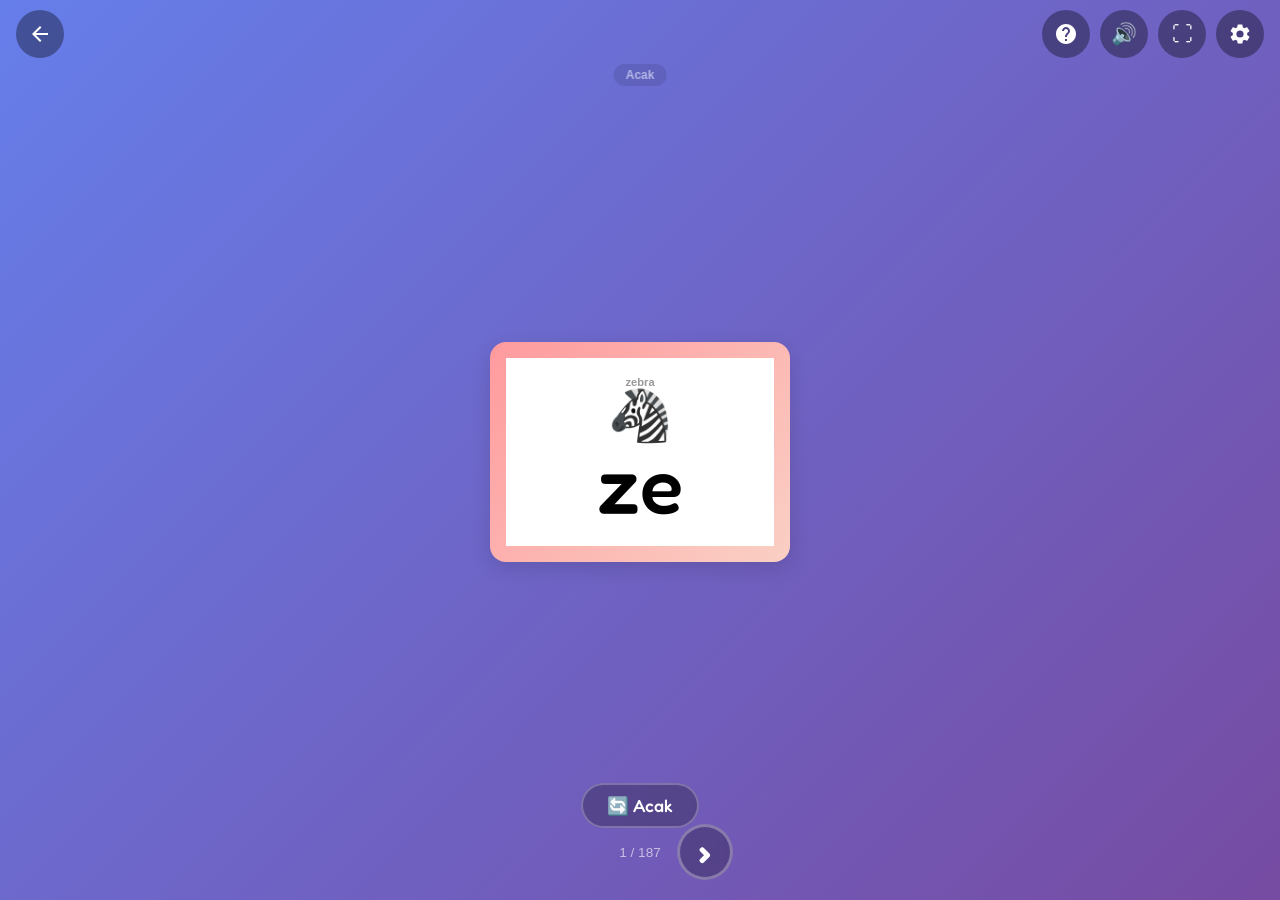
<file: games/suku-kata/index.html>
<!DOCTYPE html>
<html lang="id">
<head>
  <meta charset="UTF-8">
  <meta name="viewport" content="width=device-width, initial-scale=1.0, user-scalable=no, viewport-fit=cover">
  <meta http-equiv="Cache-Control" content="no-cache, must-revalidate">
  <meta http-equiv="Pragma" content="no-cache">
  <meta http-equiv="Expires" content="0">
  <title>Suku Kata — Kids Games</title>
  <link rel="stylesheet" href="../../css/style.css?v=20260726050629">
  <link rel="stylesheet" href="style.css?v=20260726050629">
</head>
<body>
  <div class="game-header">
    <button class="game-header__btn" id="back-btn" aria-label="Back to games">
      <svg><use href="../../assets/svg/icons.svg#icon-back"/></svg>
    </button>
    <div class="game-header__btns">
      <button class="game-header__btn" id="help-btn" aria-label="Bantuan">
        <svg><use href="../../assets/svg/icons.svg#icon-help"/></svg>
      </button>
      <button class="game-header__btn" id="sound-toggle" aria-label="Toggle sound">
        <span class="suku-header__icon" style="font-size:1.3rem">🔊</span>
      </button>
      <button class="game-header__btn" id="fullscreen-btn" aria-label="Fullscreen">
        <span style="font-size:1.3rem">⛶</span>
      </button>
      <button class="game-header__btn" id="settings-btn" aria-label="Settings">
        <svg><use href="../../assets/svg/icons.svg#icon-settings"/></svg>
      </button>
    </div>
  </div>

  <div class="suku-wrapper">
    <div class="mode-indicator" id="mode-indicator">Acak</div>
    <div class="suku-grid" id="grid"></div>
    <div class="suku-nav" id="nav">
      <button class="suku-nav__arrow" id="prev">‹</button>
      <div class="suku-nav__dots" id="dots"></div>
      <button class="suku-nav__arrow" id="next">›</button>
    </div>
  </div>

  <button class="shuffle-btn" id="shuffle-btn">🔄 Acak</button>

  <div class="math-modal" id="math-modal">
    <div class="math-modal__box">
      <p class="math-modal__title">🔒 Parent Zone</p>
      <p class="math-modal__title" style="font-size:0.8rem;margin-bottom:8px">Solve to enter settings</p>
      <p class="math-modal__question" id="math-question">3 + 4 = ?</p>
      <input class="math-modal__input" id="math-answer" type="number" inputmode="numeric" autocomplete="off" placeholder="?" />
      <div class="math-modal__btns">
        <button class="math-modal__btn math-modal__btn--ok" id="math-submit">OK</button>
        <button class="math-modal__btn math-modal__btn--cancel" id="math-cancel">✗</button>
      </div>
    </div>
  </div>

  <div class="settings-panel" id="settings-panel">
    <div class="settings-panel__box">
      <div class="settings-panel__title">⚙️ Game Settings</div>

      <div class="settings-panel__label">Mode:</div>
      <div class="settings-panel__mode">
        <label><input type="radio" name="mode" value="random" checked /> 🔀 Acak (Random)</label>
        <label><input type="radio" name="mode" value="inorder" /> 🔤 Urut (In Order)</label>
        <label><input type="radio" name="mode" value="parent" /> 👨‍👩‍👧‍👦 By Parent</label>
      </div>

      <div class="settings-panel__label">Cards per page:</div>
      <div class="settings-panel__cards">
        <label class="settings-panel__card-option">
          <input type="checkbox" id="cards-auto" checked /> Auto
        </label>
        <input class="settings-panel__card-input" id="cards-input" type="number" min="1" max="20" disabled />
      </div>

      <div class="settings-panel__label">Syllables:</div>
      <textarea class="settings-panel__textarea" id="parent-input" placeholder="ba be bi bo bu pa pe pi po pu"></textarea>
      <div class="settings-panel__hint">Separate with spaces, commas, or new lines</div>

      <div class="settings-panel__btns">
        <button class="settings-panel__btn settings-panel__btn--apply" id="settings-apply">Apply</button>
        <button class="settings-panel__btn settings-panel__btn--cancel" id="settings-cancel">✗</button>
      </div>
    </div>
  </div>

  <div class="help-modal" id="help-modal">
    <div class="help-modal__box">
      <div class="help-modal__title">❓ Cara Bermain</div>
      <div class="help-modal__steps">
        <div class="help-modal__step" style="animation-delay:0s">
          <span class="help-modal__step-icon">👆</span>
          <span class="help-modal__step-text">Tap kartu untuk mendengar suku kata diucapkan</span>
        </div>
        <div class="help-modal__step" style="animation-delay:0.12s">
          <span class="help-modal__step-icon">📄</span>
          <span class="help-modal__step-text">Geser layar atau tekan ‹ › untuk ganti halaman</span>
        </div>
        <div class="help-modal__step" style="animation-delay:0.24s">
          <span class="help-modal__step-icon">🔀</span>
          <span class="help-modal__step-text">Tekan "Acak" untuk mengacak urutan kartu</span>
        </div>
        <div class="help-modal__step" style="animation-delay:0.36s">
          <span class="help-modal__step-icon">🎉</span>
          <span class="help-modal__step-text">Selesaikan semua kartu untuk melihat selebrasi!</span>
        </div>
      </div>

      <div class="help-modal__title" style="margin-top:14px;font-size:0.9rem">⚙️ Panduan Pengaturan</div>
      <div class="help-modal__steps">
        <div class="help-modal__step" style="animation-delay:0.48s">
          <span class="help-modal__step-icon">⚙️</span>
          <span class="help-modal__step-text">Tekan ikon ⚙️ lalu jawab soal untuk masuk</span>
        </div>
        <div class="help-modal__step" style="animation-delay:0.6s">
          <span class="help-modal__step-icon">🔀</span>
          <span class="help-modal__step-text">Pilih mode: Acak, Urut, atau By Parent</span>
        </div>
        <div class="help-modal__step" style="animation-delay:0.72s">
          <span class="help-modal__step-icon">📏</span>
          <span class="help-modal__step-text">Atur jumlah kartu per halaman (atau Auto)</span>
        </div>
        <div class="help-modal__step" style="animation-delay:0.84s">
          <span class="help-modal__step-icon">✏️</span>
          <span class="help-modal__step-text">Masukkan suku kata kustom (pisah dengan spasi)</span>
        </div>
        <div class="help-modal__step" style="animation-delay:0.96s">
          <span class="help-modal__step-icon">✅</span>
          <span class="help-modal__step-text">Tekan "Apply" untuk menyimpan pengaturan</span>
        </div>
      </div>
      <button class="help-modal__btn" id="help-close">Mengerti!</button>
    </div>
  </div>

  <div class="ios-fullscreen-hint" id="ios-hint">
    <div class="ios-fullscreen-hint__box">
      <div class="ios-fullscreen-hint__icon">📱</div>
      <div class="ios-fullscreen-hint__title">Fullscreen</div>
      <div class="ios-fullscreen-hint__text">For the best experience, tap the Share icon and select "Add to Home Screen".</div>
      <button class="ios-fullscreen-hint__btn" id="ios-hint-btn">Got it!</button>
    </div>
  </div>

  <script type="module">
    import { initSafeguards } from '../../js/safeguard.js';
    initSafeguards();
  </script>
  <script type="module" src="game.js?v=20260726050629"></script>
</body>
</html>
</file>
<file: css/style.css>
*,
*::before,
*::after {
  margin: 0;
  padding: 0;
  box-sizing: border-box;
  touch-action: manipulation;
}

html, body {
  width: 100%;
  height: 100%;
  overflow-x: hidden;
  overflow-y: auto;
  font-family: 'Segoe UI', 'Helvetica Neue', Arial, sans-serif;
  background: #1a1a2e;
  color: #fff;
  -webkit-tap-highlight-color: transparent;
  user-select: none;
  -webkit-user-select: none;
  touch-action: manipulation;
  overscroll-behavior: none;
  -webkit-text-size-adjust: 100%;
}

/* Hub styles */
.hub {
  display: flex;
  flex-direction: column;
  align-items: center;
  justify-content: center;
  min-height: 100vh;
  padding: 20px;
  background: linear-gradient(135deg, #667eea 0%, #764ba2 100%);
}

.hub__title {
  font-size: clamp(1.8rem, 5vw, 3rem);
  font-weight: 800;
  margin-bottom: 8px;
  text-shadow: 2px 2px 4px rgba(0,0,0,0.3);
}

.hub__subtitle {
  font-size: clamp(0.9rem, 2.5vw, 1.2rem);
  opacity: 0.85;
  margin-bottom: 40px;
}

.hub__grid {
  display: grid;
  grid-template-columns: repeat(auto-fill, minmax(160px, 1fr));
  gap: 20px;
  width: 100%;
  max-width: 800px;
}

.hub__card {
  display: flex;
  flex-direction: column;
  align-items: center;
  justify-content: center;
  padding: 24px 16px;
  border-radius: 20px;
  background: rgba(255,255,255,0.15);
  backdrop-filter: blur(10px);
  cursor: pointer;
  transition: transform 0.2s ease, background 0.2s ease;
  text-decoration: none;
  color: #fff;
  min-height: 140px;
  border: 2px solid rgba(255,255,255,0.1);
}

.hub__card:hover,
.hub__card:active {
  transform: scale(1.05);
  background: rgba(255,255,255,0.25);
}

.hub__card-icon {
  font-size: 3rem;
  margin-bottom: 10px;
}

.hub__card-name {
  font-size: 1.1rem;
  font-weight: 600;
  text-align: center;
}

.hub__card-desc {
  font-size: 0.75rem;
  opacity: 0.75;
  text-align: center;
  margin-top: 4px;
}

.hub__coming-soon {
  opacity: 0.3;
  pointer-events: none;
}

/* Game chrome — shared across all games */
.game-header {
  position: fixed;
  top: 0;
  left: 0;
  right: 0;
  display: flex;
  align-items: center;
  justify-content: space-between;
  padding: 10px 16px;
  z-index: 100;
  pointer-events: none;
}

.game-header__btn {
  width: 48px;
  height: 48px;
  border: none;
  border-radius: 50%;
  background: rgba(0,0,0,0.35);
  backdrop-filter: blur(6px);
  color: #fff;
  display: flex;
  align-items: center;
  justify-content: center;
  cursor: pointer;
  pointer-events: auto;
  transition: transform 0.15s ease, background 0.15s ease;
  padding: 0;
}

.game-header__btn:hover,
.game-header__btn:active {
  transform: scale(1.1);
  background: rgba(0,0,0,0.55);
}

.game-header__btn svg {
  width: 24px;
  height: 24px;
}

.game-header__btns {
  display: flex;
  gap: 10px;
  pointer-events: auto;
}

/* Help modal — shared across all games */
.help-modal {
  display: none;
  position: fixed;
  inset: 0;
  z-index: 200;
  background: rgba(0,0,0,0.6);
  backdrop-filter: blur(4px);
  align-items: center;
  justify-content: center;
  padding: 16px;
}

.help-modal.visible {
  display: flex;
}

.help-modal__box {
  background: #2a2a4a;
  border: 2px solid rgba(255,255,255,0.2);
  border-radius: 24px;
  padding: 24px 20px;
  text-align: center;
  min-width: 280px;
  max-width: 400px;
  width: 100%;
  max-height: 85vh;
  overflow-y: auto;
}

.help-modal__title {
  font-size: 1.1rem;
  font-weight: 700;
  margin-bottom: 16px;
  display: flex;
  align-items: center;
  justify-content: center;
  gap: 8px;
}

.help-modal__steps {
  display: flex;
  flex-direction: column;
  gap: 10px;
  margin-bottom: 16px;
  text-align: left;
}

.help-modal__step {
  display: flex;
  align-items: center;
  gap: 10px;
  padding: 10px 12px;
  border-radius: 14px;
  background: rgba(255,255,255,0.07);
  border: 1px solid rgba(255,255,255,0.08);
  opacity: 0;
  transform: translateX(-20px);
  animation: helpStepIn 0.4s ease-out forwards;
}

.help-modal__step-icon {
  font-size: 1.5rem;
  flex-shrink: 0;
  width: 36px;
  height: 36px;
  display: flex;
  align-items: center;
  justify-content: center;
}

.help-modal__step-text {
  font-size: 0.85rem;
  line-height: 1.4;
  font-weight: 500;
}

.help-modal__btn {
  padding: 12px 32px;
  border-radius: 20px;
  border: 2px solid rgba(255,255,255,0.25);
  background: rgba(60,130,220,0.6);
  color: #fff;
  font-size: 1rem;
  font-weight: 700;
  cursor: pointer;
  font-family: inherit;
  pointer-events: auto;
  transition: transform 0.15s ease, background 0.15s ease;
}

.help-modal__btn:active {
  transform: scale(0.95);
  background: rgba(60,130,220,0.8);
}

@keyframes helpStepIn {
  from { opacity: 0; transform: translateX(-20px); }
  to { opacity: 1; transform: translateX(0); }
}

/* Responsive */
@media (max-width: 480px) {
  .hub__grid {
    grid-template-columns: repeat(2, 1fr);
    gap: 12px;
  }

  .hub__card {
    min-height: 120px;
    padding: 16px 10px;
  }
}
</file>
<file: games/animal-soundboard/style.css>
.soundboard {
  display: grid;
  grid-template-columns: repeat(5, 1fr);
  grid-auto-rows: 1fr;
  gap: 10px;
  padding: 80px 14px 14px;
  width: 100%;
  height: 100vh;
  height: 100dvh;
  max-width: 900px;
  margin: 0 auto;
}

.animal-card {
  display: flex;
  flex-direction: column;
  align-items: center;
  justify-content: center;
  border-radius: 18px;
  background: rgba(255, 255, 255, 0.12);
  border: 3px solid rgba(255, 255, 255, 0.08);
  cursor: pointer;
  transition: transform 0.15s ease, background 0.15s ease;
  padding: 6px;
  height: 100%;
  -webkit-tap-highlight-color: transparent;
  touch-action: manipulation;
}

.animal-card__inner {
  display: flex;
  flex-direction: column;
  align-items: center;
  justify-content: center;
  height: 80%;
  width: 100%;
}

.animal-card__emoji {
  font-size: clamp(2rem, 6vw, 4rem);
  line-height: 1;
  margin-bottom: 4px;
  transition: transform 0.2s ease;
}

.animal-card__name {
  font-size: clamp(0.65rem, 2vw, 1.1rem);
  font-weight: 700;
  text-align: center;
  opacity: 0.9;
  transition: opacity 0.2s ease;
}

.animal-card:hover,
.animal-card:active {
  transform: scale(1.06);
  background: rgba(255, 255, 255, 0.22);
}

.animal-card.bounce {
  animation: animalBounce 0.5s ease;
}

@keyframes animalBounce {
  0%   { transform: scale(1); }
  25%  { transform: scale(1.2) rotate(-5deg); }
  50%  { transform: scale(0.95) rotate(3deg); }
  75%  { transform: scale(1.08) rotate(-2deg); }
  100% { transform: scale(1); }
}

.animal-card.bounce .animal-card__emoji {
  animation: emojiWiggle 0.5s ease;
}

@keyframes emojiWiggle {
  0%   { transform: rotate(0deg); }
  25%  { transform: rotate(-15deg); }
  50%  { transform: rotate(10deg); }
  75%  { transform: rotate(-5deg); }
  100% { transform: rotate(0deg); }
}

.animal-card.speaking .animal-card__name {
  opacity: 1;
  text-decoration: underline;
  text-underline-offset: 4px;
}

.game-header__btns {
  gap: 8px;
}

.lang-toggle {
  display: flex;
  align-items: center;
  gap: 4px;
  padding: 8px 14px;
  border-radius: 24px;
  border: 2px solid rgba(255, 255, 255, 0.2);
  background: rgba(0, 0, 0, 0.35);
  backdrop-filter: blur(6px);
  color: #fff;
  cursor: pointer;
  pointer-events: auto;
  transition: all 0.2s ease;
  font-size: 0.85rem;
  font-weight: 600;
}

.lang-toggle:active {
  transform: scale(0.95);
}

.lang-toggle.active {
  background: rgba(255, 255, 255, 0.25);
  border-color: rgba(255, 255, 255, 0.5);
  box-shadow: 0 0 12px rgba(255, 255, 255, 0.15);
}

.lang-toggle__flag {
  font-size: 1.2rem;
}

@media (max-width: 700px) {
  .soundboard {
    grid-template-columns: repeat(4, 1fr);
    gap: 8px;
    padding: 74px 10px 10px;
    max-width: 600px;
  }

  .animal-card__emoji {
    font-size: clamp(2rem, 6vw, 4rem);
  }

  .animal-card__name {
    font-size: clamp(0.65rem, 2vw, 1.1rem);
  }
}

@media (max-width: 450px) {
  .soundboard {
    grid-template-columns: repeat(3, 1fr);
    gap: 6px;
    padding: 66px 6px 6px;
  }

  .animal-card {
    padding: 4px;
    border-radius: 12px;
  }

  .animal-card__emoji {
    font-size: clamp(4rem, 12vw, 8rem);
  }

  .animal-card__name {
    font-size: clamp(1.3rem, 4vw, 2.2rem);
  }

  .lang-toggle {
    padding: 6px 10px;
    font-size: 0.75rem;
  }

  .lang-toggle__label {
    display: none;
  }

  .lang-toggle__flag {
    font-size: 1.4rem;
  }
}

/* Math verification modal */
.math-modal {
  display: none;
  position: fixed;
  inset: 0;
  z-index: 200;
  background: rgba(0, 0, 0, 0.6);
  backdrop-filter: blur(4px);
  align-items: center;
  justify-content: center;
}

.math-modal.visible {
  display: flex;
}

.math-modal__box {
  background: #2a2a4a;
  border: 2px solid rgba(255, 255, 255, 0.2);
  border-radius: 24px;
  padding: 28px 24px;
  text-align: center;
  min-width: 260px;
  max-width: 90vw;
}

.math-modal__title {
  font-size: 0.95rem;
  opacity: 0.8;
  margin-bottom: 12px;
}

.math-modal__question {
  font-size: 2.2rem;
  font-weight: 800;
  margin-bottom: 16px;
}

.math-modal__input {
  width: 80px;
  padding: 10px;
  font-size: 1.6rem;
  font-weight: 700;
  text-align: center;
  border: 2px solid rgba(255, 255, 255, 0.3);
  border-radius: 12px;
  background: rgba(255, 255, 255, 0.1);
  color: #fff;
  outline: none;
  -webkit-appearance: none;
  appearance: none;
  -moz-appearance: textfield;
}

.math-modal__input::-webkit-inner-spin-button,
.math-modal__input::-webkit-outer-spin-button {
  -webkit-appearance: none;
}

.math-modal__input:focus {
  border-color: rgba(255, 255, 255, 0.6);
}

.math-modal__btns {
  display: flex;
  gap: 12px;
  justify-content: center;
  margin-top: 18px;
}

.math-modal__btn {
  padding: 10px 28px;
  border-radius: 16px;
  border: 2px solid rgba(255, 255, 255, 0.2);
  font-size: 1rem;
  font-weight: 700;
  cursor: pointer;
  color: #fff;
  pointer-events: auto;
}

.math-modal__btn--ok {
  background: rgba(80, 180, 80, 0.7);
  border-color: rgba(80, 180, 80, 0.5);
}

.math-modal__btn--ok:active {
  transform: scale(0.95);
}

.math-modal__btn--cancel {
  background: rgba(180, 80, 80, 0.7);
  border-color: rgba(180, 80, 80, 0.5);
}

.math-modal__btn--cancel:active {
  transform: scale(0.95);
}
</file>
<file: games/bangunan/style.css>
.soundboard {
  display: grid;
  grid-template-columns: repeat(5, 1fr);
  grid-auto-rows: 1fr;
  gap: 10px;
  padding: 80px 14px 14px;
  width: 100%;
  height: 100vh;
  height: 100dvh;
  max-width: 900px;
  margin: 0 auto;
}

.animal-card {
  display: flex;
  flex-direction: column;
  align-items: center;
  justify-content: center;
  border-radius: 18px;
  background: rgba(180, 100, 255, 0.12);
  border: 3px solid rgba(180, 100, 255, 0.08);
  cursor: pointer;
  transition: transform 0.15s ease, background 0.15s ease;
  padding: 6px;
  height: 100%;
  -webkit-tap-highlight-color: transparent;
  touch-action: manipulation;
}

.animal-card__inner {
  display: flex;
  flex-direction: column;
  align-items: center;
  justify-content: center;
  height: 80%;
  width: 100%;
}

.animal-card__emoji {
  font-size: clamp(2rem, 6vw, 4rem);
  line-height: 1;
  margin-bottom: 4px;
  transition: transform 0.2s ease;
}

.animal-card__name {
  font-size: clamp(0.65rem, 2vw, 1.1rem);
  font-weight: 700;
  text-align: center;
  opacity: 0.9;
  transition: opacity 0.2s ease;
}

.animal-card:hover,
.animal-card:active {
  transform: scale(1.06);
  background: rgba(180, 100, 255, 0.22);
}

.animal-card.bounce {
  animation: animalBounce 0.5s ease;
}

@keyframes animalBounce {
  0%   { transform: scale(1); }
  25%  { transform: scale(1.2) rotate(-5deg); }
  50%  { transform: scale(0.95) rotate(3deg); }
  75%  { transform: scale(1.08) rotate(-2deg); }
  100% { transform: scale(1); }
}

.animal-card.bounce .animal-card__emoji {
  animation: emojiWiggle 0.5s ease;
}

@keyframes emojiWiggle {
  0%   { transform: rotate(0deg); }
  25%  { transform: rotate(-15deg); }
  50%  { transform: rotate(10deg); }
  75%  { transform: rotate(-5deg); }
  100% { transform: rotate(0deg); }
}

.animal-card.speaking .animal-card__name {
  opacity: 1;
  text-decoration: underline;
  text-underline-offset: 4px;
}

.game-header__btns {
  gap: 8px;
}

.lang-toggle {
  display: flex;
  align-items: center;
  gap: 4px;
  padding: 8px 14px;
  border-radius: 24px;
  border: 2px solid rgba(255, 255, 255, 0.2);
  background: rgba(0, 0, 0, 0.35);
  backdrop-filter: blur(6px);
  color: #fff;
  cursor: pointer;
  pointer-events: auto;
  transition: all 0.2s ease;
  font-size: 0.85rem;
  font-weight: 600;
}

.lang-toggle:active {
  transform: scale(0.95);
}

.lang-toggle.active {
  background: rgba(255, 255, 255, 0.25);
  border-color: rgba(255, 255, 255, 0.5);
  box-shadow: 0 0 12px rgba(255, 255, 255, 0.15);
}

.lang-toggle__flag {
  font-size: 1.2rem;
}

@media (max-width: 700px) {
  .soundboard {
    grid-template-columns: repeat(4, 1fr);
    gap: 8px;
    padding: 74px 10px 10px;
    max-width: 600px;
  }

  .animal-card__emoji {
    font-size: clamp(2rem, 6vw, 4rem);
  }

  .animal-card__name {
    font-size: clamp(0.65rem, 2vw, 1.1rem);
  }
}

@media (max-width: 450px) {
  .soundboard {
    grid-template-columns: repeat(3, 1fr);
    gap: 6px;
    padding: 66px 6px 6px;
  }

  .animal-card {
    padding: 4px;
    border-radius: 12px;
  }

  .animal-card__emoji {
    font-size: clamp(4rem, 12vw, 8rem);
  }

  .animal-card__name {
    font-size: clamp(1.3rem, 4vw, 2.2rem);
  }

  .lang-toggle {
    padding: 6px 10px;
    font-size: 0.75rem;
  }

  .lang-toggle__label {
    display: none;
  }

  .lang-toggle__flag {
    font-size: 1.4rem;
  }
}

.math-modal {
  display: none;
  position: fixed;
  inset: 0;
  z-index: 200;
  background: rgba(0, 0, 0, 0.6);
  backdrop-filter: blur(4px);
  align-items: center;
  justify-content: center;
}

.math-modal.visible {
  display: flex;
}

.math-modal__box {
  background: #2a2a4a;
  border: 2px solid rgba(255, 255, 255, 0.2);
  border-radius: 24px;
  padding: 28px 24px;
  text-align: center;
  min-width: 260px;
  max-width: 90vw;
}

.math-modal__title {
  font-size: 0.95rem;
  opacity: 0.8;
  margin-bottom: 12px;
}

.math-modal__question {
  font-size: 2.2rem;
  font-weight: 800;
  margin-bottom: 16px;
}

.math-modal__input {
  width: 80px;
  padding: 10px;
  font-size: 1.6rem;
  font-weight: 700;
  text-align: center;
  border: 2px solid rgba(255, 255, 255, 0.3);
  border-radius: 12px;
  background: rgba(255, 255, 255, 0.1);
  color: #fff;
  outline: none;
  -webkit-appearance: none;
  appearance: none;
  -moz-appearance: textfield;
}

.math-modal__input::-webkit-inner-spin-button,
.math-modal__input::-webkit-outer-spin-button {
  -webkit-appearance: none;
}

.math-modal__input:focus {
  border-color: rgba(255, 255, 255, 0.6);
}

.math-modal__btns {
  display: flex;
  gap: 12px;
  justify-content: center;
  margin-top: 18px;
}

.math-modal__btn {
  padding: 10px 28px;
  border-radius: 16px;
  border: 2px solid rgba(255, 255, 255, 0.2);
  font-size: 1rem;
  font-weight: 700;
  cursor: pointer;
  color: #fff;
  pointer-events: auto;
}

.math-modal__btn--ok {
  background: rgba(80, 180, 80, 0.7);
  border-color: rgba(80, 180, 80, 0.5);
}

.math-modal__btn--ok:active {
  transform: scale(0.95);
}

.math-modal__btn--cancel {
  background: rgba(180, 80, 80, 0.7);
  border-color: rgba(180, 80, 80, 0.5);
}

.math-modal__btn--cancel:active {
  transform: scale(0.95);
}
</file>
<file: games/benda/style.css>
.soundboard {
  display: grid;
  grid-template-columns: repeat(5, 1fr);
  grid-auto-rows: 1fr;
  gap: 10px;
  padding: 80px 14px 14px;
  width: 100%;
  height: 100vh;
  height: 100dvh;
  max-width: 900px;
  margin: 0 auto;
}

.animal-card {
  display: flex;
  flex-direction: column;
  align-items: center;
  justify-content: center;
  border-radius: 18px;
  background: rgba(255, 180, 60, 0.12);
  border: 3px solid rgba(255, 180, 60, 0.08);
  cursor: pointer;
  transition: transform 0.15s ease, background 0.15s ease;
  padding: 6px;
  height: 100%;
  -webkit-tap-highlight-color: transparent;
  touch-action: manipulation;
}

.animal-card__inner {
  display: flex;
  flex-direction: column;
  align-items: center;
  justify-content: center;
  height: 80%;
  width: 100%;
}

.animal-card__emoji {
  font-size: clamp(2rem, 6vw, 4rem);
  line-height: 1;
  margin-bottom: 4px;
  transition: transform 0.2s ease;
}

.animal-card__name {
  font-size: clamp(0.65rem, 2vw, 1.1rem);
  font-weight: 700;
  text-align: center;
  opacity: 0.9;
  transition: opacity 0.2s ease;
}

.animal-card:hover,
.animal-card:active {
  transform: scale(1.06);
  background: rgba(255, 180, 60, 0.22);
}

.animal-card.bounce {
  animation: animalBounce 0.5s ease;
}

@keyframes animalBounce {
  0%   { transform: scale(1); }
  25%  { transform: scale(1.2) rotate(-5deg); }
  50%  { transform: scale(0.95) rotate(3deg); }
  75%  { transform: scale(1.08) rotate(-2deg); }
  100% { transform: scale(1); }
}

.animal-card.bounce .animal-card__emoji {
  animation: emojiWiggle 0.5s ease;
}

@keyframes emojiWiggle {
  0%   { transform: rotate(0deg); }
  25%  { transform: rotate(-15deg); }
  50%  { transform: rotate(10deg); }
  75%  { transform: rotate(-5deg); }
  100% { transform: rotate(0deg); }
}

.animal-card.speaking .animal-card__name {
  opacity: 1;
  text-decoration: underline;
  text-underline-offset: 4px;
}

.game-header__btns {
  gap: 8px;
}

.lang-toggle {
  display: flex;
  align-items: center;
  gap: 4px;
  padding: 8px 14px;
  border-radius: 24px;
  border: 2px solid rgba(255, 255, 255, 0.2);
  background: rgba(0, 0, 0, 0.35);
  backdrop-filter: blur(6px);
  color: #fff;
  cursor: pointer;
  pointer-events: auto;
  transition: all 0.2s ease;
  font-size: 0.85rem;
  font-weight: 600;
}

.lang-toggle:active {
  transform: scale(0.95);
}

.lang-toggle.active {
  background: rgba(255, 255, 255, 0.25);
  border-color: rgba(255, 255, 255, 0.5);
  box-shadow: 0 0 12px rgba(255, 255, 255, 0.15);
}

.lang-toggle__flag {
  font-size: 1.2rem;
}

@media (max-width: 700px) {
  .soundboard {
    grid-template-columns: repeat(4, 1fr);
    gap: 8px;
    padding: 74px 10px 10px;
    max-width: 600px;
  }

  .animal-card__emoji {
    font-size: clamp(2rem, 6vw, 4rem);
  }

  .animal-card__name {
    font-size: clamp(0.65rem, 2vw, 1.1rem);
  }
}

@media (max-width: 450px) {
  .soundboard {
    grid-template-columns: repeat(3, 1fr);
    gap: 6px;
    padding: 66px 6px 6px;
  }

  .animal-card {
    padding: 4px;
    border-radius: 12px;
  }

  .animal-card__emoji {
    font-size: clamp(4rem, 12vw, 8rem);
  }

  .animal-card__name {
    font-size: clamp(1.3rem, 4vw, 2.2rem);
  }

  .lang-toggle {
    padding: 6px 10px;
    font-size: 0.75rem;
  }

  .lang-toggle__label {
    display: none;
  }

  .lang-toggle__flag {
    font-size: 1.4rem;
  }
}

.math-modal {
  display: none;
  position: fixed;
  inset: 0;
  z-index: 200;
  background: rgba(0, 0, 0, 0.6);
  backdrop-filter: blur(4px);
  align-items: center;
  justify-content: center;
}

.math-modal.visible {
  display: flex;
}

.math-modal__box {
  background: #2a2a4a;
  border: 2px solid rgba(255, 255, 255, 0.2);
  border-radius: 24px;
  padding: 28px 24px;
  text-align: center;
  min-width: 260px;
  max-width: 90vw;
}

.math-modal__title {
  font-size: 0.95rem;
  opacity: 0.8;
  margin-bottom: 12px;
}

.math-modal__question {
  font-size: 2.2rem;
  font-weight: 800;
  margin-bottom: 16px;
}

.math-modal__input {
  width: 80px;
  padding: 10px;
  font-size: 1.6rem;
  font-weight: 700;
  text-align: center;
  border: 2px solid rgba(255, 255, 255, 0.3);
  border-radius: 12px;
  background: rgba(255, 255, 255, 0.1);
  color: #fff;
  outline: none;
  -webkit-appearance: none;
  appearance: none;
  -moz-appearance: textfield;
}

.math-modal__input::-webkit-inner-spin-button,
.math-modal__input::-webkit-outer-spin-button {
  -webkit-appearance: none;
}

.math-modal__input:focus {
  border-color: rgba(255, 255, 255, 0.6);
}

.math-modal__btns {
  display: flex;
  gap: 12px;
  justify-content: center;
  margin-top: 18px;
}

.math-modal__btn {
  padding: 10px 28px;
  border-radius: 16px;
  border: 2px solid rgba(255, 255, 255, 0.2);
  font-size: 1rem;
  font-weight: 700;
  cursor: pointer;
  color: #fff;
  pointer-events: auto;
}

.math-modal__btn--ok {
  background: rgba(80, 180, 80, 0.7);
  border-color: rgba(80, 180, 80, 0.5);
}

.math-modal__btn--ok:active {
  transform: scale(0.95);
}

.math-modal__btn--cancel {
  background: rgba(180, 80, 80, 0.7);
  border-color: rgba(180, 80, 80, 0.5);
}

.math-modal__btn--cancel:active {
  transform: scale(0.95);
}
</file>
<file: games/buah-sayur/style.css>
.soundboard {
  display: grid;
  grid-template-columns: repeat(5, 1fr);
  grid-auto-rows: 1fr;
  gap: 10px;
  padding: 80px 14px 14px;
  width: 100%;
  height: 100vh;
  height: 100dvh;
  max-width: 900px;
  margin: 0 auto;
}

.animal-card {
  display: flex;
  flex-direction: column;
  align-items: center;
  justify-content: center;
  border-radius: 18px;
  background: rgba(80, 200, 80, 0.12);
  border: 3px solid rgba(80, 200, 80, 0.08);
  cursor: pointer;
  transition: transform 0.15s ease, background 0.15s ease;
  padding: 6px;
  height: 100%;
  -webkit-tap-highlight-color: transparent;
  touch-action: manipulation;
}

.animal-card__inner {
  display: flex;
  flex-direction: column;
  align-items: center;
  justify-content: center;
  height: 80%;
  width: 100%;
}

.animal-card__emoji {
  font-size: clamp(2rem, 6vw, 4rem);
  line-height: 1;
  margin-bottom: 4px;
  transition: transform 0.2s ease;
}

.animal-card__name {
  font-size: clamp(0.65rem, 2vw, 1.1rem);
  font-weight: 700;
  text-align: center;
  opacity: 0.9;
  transition: opacity 0.2s ease;
}

.animal-card:hover,
.animal-card:active {
  transform: scale(1.06);
  background: rgba(80, 200, 80, 0.22);
}

.animal-card.bounce {
  animation: animalBounce 0.5s ease;
}

@keyframes animalBounce {
  0%   { transform: scale(1); }
  25%  { transform: scale(1.2) rotate(-5deg); }
  50%  { transform: scale(0.95) rotate(3deg); }
  75%  { transform: scale(1.08) rotate(-2deg); }
  100% { transform: scale(1); }
}

.animal-card.bounce .animal-card__emoji {
  animation: emojiWiggle 0.5s ease;
}

@keyframes emojiWiggle {
  0%   { transform: rotate(0deg); }
  25%  { transform: rotate(-15deg); }
  50%  { transform: rotate(10deg); }
  75%  { transform: rotate(-5deg); }
  100% { transform: rotate(0deg); }
}

.animal-card.speaking .animal-card__name {
  opacity: 1;
  text-decoration: underline;
  text-underline-offset: 4px;
}

.game-header__btns {
  gap: 8px;
}

.lang-toggle {
  display: flex;
  align-items: center;
  gap: 4px;
  padding: 8px 14px;
  border-radius: 24px;
  border: 2px solid rgba(255, 255, 255, 0.2);
  background: rgba(0, 0, 0, 0.35);
  backdrop-filter: blur(6px);
  color: #fff;
  cursor: pointer;
  pointer-events: auto;
  transition: all 0.2s ease;
  font-size: 0.85rem;
  font-weight: 600;
}

.lang-toggle:active {
  transform: scale(0.95);
}

.lang-toggle.active {
  background: rgba(255, 255, 255, 0.25);
  border-color: rgba(255, 255, 255, 0.5);
  box-shadow: 0 0 12px rgba(255, 255, 255, 0.15);
}

.lang-toggle__flag {
  font-size: 1.2rem;
}

@media (max-width: 700px) {
  .soundboard {
    grid-template-columns: repeat(4, 1fr);
    gap: 8px;
    padding: 74px 10px 10px;
    max-width: 600px;
  }

  .animal-card__emoji {
    font-size: clamp(2rem, 6vw, 4rem);
  }

  .animal-card__name {
    font-size: clamp(0.65rem, 2vw, 1.1rem);
  }
}

@media (max-width: 450px) {
  .soundboard {
    grid-template-columns: repeat(3, 1fr);
    gap: 6px;
    padding: 66px 6px 6px;
  }

  .animal-card {
    padding: 4px;
    border-radius: 12px;
  }

  .animal-card__emoji {
    font-size: clamp(4rem, 12vw, 8rem);
  }

  .animal-card__name {
    font-size: clamp(1.3rem, 4vw, 2.2rem);
  }

  .lang-toggle {
    padding: 6px 10px;
    font-size: 0.75rem;
  }

  .lang-toggle__label {
    display: none;
  }

  .lang-toggle__flag {
    font-size: 1.4rem;
  }
}

.math-modal {
  display: none;
  position: fixed;
  inset: 0;
  z-index: 200;
  background: rgba(0, 0, 0, 0.6);
  backdrop-filter: blur(4px);
  align-items: center;
  justify-content: center;
}

.math-modal.visible {
  display: flex;
}

.math-modal__box {
  background: #2a2a4a;
  border: 2px solid rgba(255, 255, 255, 0.2);
  border-radius: 24px;
  padding: 28px 24px;
  text-align: center;
  min-width: 260px;
  max-width: 90vw;
}

.math-modal__title {
  font-size: 0.95rem;
  opacity: 0.8;
  margin-bottom: 12px;
}

.math-modal__question {
  font-size: 2.2rem;
  font-weight: 800;
  margin-bottom: 16px;
}

.math-modal__input {
  width: 80px;
  padding: 10px;
  font-size: 1.6rem;
  font-weight: 700;
  text-align: center;
  border: 2px solid rgba(255, 255, 255, 0.3);
  border-radius: 12px;
  background: rgba(255, 255, 255, 0.1);
  color: #fff;
  outline: none;
  -webkit-appearance: none;
  appearance: none;
  -moz-appearance: textfield;
}

.math-modal__input::-webkit-inner-spin-button,
.math-modal__input::-webkit-outer-spin-button {
  -webkit-appearance: none;
}

.math-modal__input:focus {
  border-color: rgba(255, 255, 255, 0.6);
}

.math-modal__btns {
  display: flex;
  gap: 12px;
  justify-content: center;
  margin-top: 18px;
}

.math-modal__btn {
  padding: 10px 28px;
  border-radius: 16px;
  border: 2px solid rgba(255, 255, 255, 0.2);
  font-size: 1rem;
  font-weight: 700;
  cursor: pointer;
  color: #fff;
  pointer-events: auto;
}

.math-modal__btn--ok {
  background: rgba(80, 180, 80, 0.7);
  border-color: rgba(80, 180, 80, 0.5);
}

.math-modal__btn--ok:active {
  transform: scale(0.95);
}

.math-modal__btn--cancel {
  background: rgba(180, 80, 80, 0.7);
  border-color: rgba(180, 80, 80, 0.5);
}

.math-modal__btn--cancel:active {
  transform: scale(0.95);
}
</file>
<file: games/kendaraan/style.css>
.soundboard {
  display: grid;
  grid-template-columns: repeat(5, 1fr);
  grid-auto-rows: 1fr;
  gap: 10px;
  padding: 80px 14px 14px;
  width: 100%;
  height: 100vh;
  height: 100dvh;
  max-width: 900px;
  margin: 0 auto;
}

.animal-card {
  display: flex;
  flex-direction: column;
  align-items: center;
  justify-content: center;
  border-radius: 18px;
  background: rgba(80, 150, 255, 0.12);
  border: 3px solid rgba(80, 150, 255, 0.08);
  cursor: pointer;
  transition: transform 0.15s ease, background 0.15s ease;
  padding: 6px;
  height: 100%;
  -webkit-tap-highlight-color: transparent;
  touch-action: manipulation;
}

.animal-card__inner {
  display: flex;
  flex-direction: column;
  align-items: center;
  justify-content: center;
  height: 80%;
  width: 100%;
}

.animal-card__emoji {
  font-size: clamp(2rem, 6vw, 4rem);
  line-height: 1;
  margin-bottom: 4px;
  transition: transform 0.2s ease;
}

.animal-card__name {
  font-size: clamp(0.65rem, 2vw, 1.1rem);
  font-weight: 700;
  text-align: center;
  opacity: 0.9;
  transition: opacity 0.2s ease;
}

.animal-card:hover,
.animal-card:active {
  transform: scale(1.06);
  background: rgba(80, 150, 255, 0.22);
}

.animal-card.bounce {
  animation: animalBounce 0.5s ease;
}

@keyframes animalBounce {
  0%   { transform: scale(1); }
  25%  { transform: scale(1.2) rotate(-5deg); }
  50%  { transform: scale(0.95) rotate(3deg); }
  75%  { transform: scale(1.08) rotate(-2deg); }
  100% { transform: scale(1); }
}

.animal-card.bounce .animal-card__emoji {
  animation: emojiWiggle 0.5s ease;
}

@keyframes emojiWiggle {
  0%   { transform: rotate(0deg); }
  25%  { transform: rotate(-15deg); }
  50%  { transform: rotate(10deg); }
  75%  { transform: rotate(-5deg); }
  100% { transform: rotate(0deg); }
}

.animal-card.speaking .animal-card__name {
  opacity: 1;
  text-decoration: underline;
  text-underline-offset: 4px;
}

.game-header__btns {
  gap: 8px;
}

.lang-toggle {
  display: flex;
  align-items: center;
  gap: 4px;
  padding: 8px 14px;
  border-radius: 24px;
  border: 2px solid rgba(255, 255, 255, 0.2);
  background: rgba(0, 0, 0, 0.35);
  backdrop-filter: blur(6px);
  color: #fff;
  cursor: pointer;
  pointer-events: auto;
  transition: all 0.2s ease;
  font-size: 0.85rem;
  font-weight: 600;
}

.lang-toggle:active {
  transform: scale(0.95);
}

.lang-toggle.active {
  background: rgba(255, 255, 255, 0.25);
  border-color: rgba(255, 255, 255, 0.5);
  box-shadow: 0 0 12px rgba(255, 255, 255, 0.15);
}

.lang-toggle__flag {
  font-size: 1.2rem;
}

@media (max-width: 700px) {
  .soundboard {
    grid-template-columns: repeat(4, 1fr);
    gap: 8px;
    padding: 74px 10px 10px;
    max-width: 600px;
  }

  .animal-card__emoji {
    font-size: clamp(2rem, 6vw, 4rem);
  }

  .animal-card__name {
    font-size: clamp(0.65rem, 2vw, 1.1rem);
  }
}

@media (max-width: 450px) {
  .soundboard {
    grid-template-columns: repeat(3, 1fr);
    gap: 6px;
    padding: 66px 6px 6px;
  }

  .animal-card {
    padding: 4px;
    border-radius: 12px;
  }

  .animal-card__emoji {
    font-size: clamp(4rem, 12vw, 8rem);
  }

  .animal-card__name {
    font-size: clamp(1.3rem, 4vw, 2.2rem);
  }

  .lang-toggle {
    padding: 6px 10px;
    font-size: 0.75rem;
  }

  .lang-toggle__label {
    display: none;
  }

  .lang-toggle__flag {
    font-size: 1.4rem;
  }
}

.math-modal {
  display: none;
  position: fixed;
  inset: 0;
  z-index: 200;
  background: rgba(0, 0, 0, 0.6);
  backdrop-filter: blur(4px);
  align-items: center;
  justify-content: center;
}

.math-modal.visible {
  display: flex;
}

.math-modal__box {
  background: #2a2a4a;
  border: 2px solid rgba(255, 255, 255, 0.2);
  border-radius: 24px;
  padding: 28px 24px;
  text-align: center;
  min-width: 260px;
  max-width: 90vw;
}

.math-modal__title {
  font-size: 0.95rem;
  opacity: 0.8;
  margin-bottom: 12px;
}

.math-modal__question {
  font-size: 2.2rem;
  font-weight: 800;
  margin-bottom: 16px;
}

.math-modal__input {
  width: 80px;
  padding: 10px;
  font-size: 1.6rem;
  font-weight: 700;
  text-align: center;
  border: 2px solid rgba(255, 255, 255, 0.3);
  border-radius: 12px;
  background: rgba(255, 255, 255, 0.1);
  color: #fff;
  outline: none;
  -webkit-appearance: none;
  appearance: none;
  -moz-appearance: textfield;
}

.math-modal__input::-webkit-inner-spin-button,
.math-modal__input::-webkit-outer-spin-button {
  -webkit-appearance: none;
}

.math-modal__input:focus {
  border-color: rgba(255, 255, 255, 0.6);
}

.math-modal__btns {
  display: flex;
  gap: 12px;
  justify-content: center;
  margin-top: 18px;
}

.math-modal__btn {
  padding: 10px 28px;
  border-radius: 16px;
  border: 2px solid rgba(255, 255, 255, 0.2);
  font-size: 1rem;
  font-weight: 700;
  cursor: pointer;
  color: #fff;
  pointer-events: auto;
}

.math-modal__btn--ok {
  background: rgba(80, 180, 80, 0.7);
  border-color: rgba(80, 180, 80, 0.5);
}

.math-modal__btn--ok:active {
  transform: scale(0.95);
}

.math-modal__btn--cancel {
  background: rgba(180, 80, 80, 0.7);
  border-color: rgba(180, 80, 80, 0.5);
}

.math-modal__btn--cancel:active {
  transform: scale(0.95);
}
</file>
<file: games/magic-canvas/style.css>
#canvas {
  display: block;
  width: 100vw;
  height: 100vh;
  position: fixed;
  top: 0;
  left: 0;
  background: #0f0f23;
  touch-action: none;
  cursor: crosshair;
}

.magic-hint {
  position: fixed;
  bottom: 15%;
  left: 50%;
  transform: translateX(-50%);
  font-size: clamp(1.4rem, 4vw, 2.2rem);
  color: rgba(255, 255, 255, 0.5);
  pointer-events: none;
  animation: hintPulse 2.5s ease-in-out infinite;
  font-weight: 600;
  text-shadow: 0 0 20px rgba(255,255,255,0.15);
}

@keyframes hintPulse {
  0%, 100% { opacity: 0.3; transform: translateX(-50%) scale(1); }
  50% { opacity: 0.6; transform: translateX(-50%) scale(1.05); }
}

.magic-hint.hidden {
  opacity: 0 !important;
  animation: none;
  transition: opacity 0.5s ease;
}

/* Math verification modal */
.math-modal {
  display: none;
  position: fixed;
  inset: 0;
  z-index: 200;
  background: rgba(0, 0, 0, 0.6);
  backdrop-filter: blur(4px);
  align-items: center;
  justify-content: center;
}

.math-modal.visible {
  display: flex;
}

.math-modal__box {
  background: #2a2a4a;
  border: 2px solid rgba(255, 255, 255, 0.2);
  border-radius: 24px;
  padding: 28px 24px;
  text-align: center;
  min-width: 260px;
  max-width: 90vw;
}

.math-modal__title {
  font-size: 0.95rem;
  opacity: 0.8;
  margin-bottom: 12px;
  font-weight: 600;
}

.math-modal__question {
  font-size: 2.2rem;
  font-weight: 800;
  margin-bottom: 16px;
}

.math-modal__input {
  width: 80px;
  padding: 10px;
  font-size: 1.6rem;
  font-weight: 700;
  text-align: center;
  border: 2px solid rgba(255, 255, 255, 0.3);
  border-radius: 12px;
  background: rgba(255, 255, 255, 0.1);
  color: #fff;
  outline: none;
  -webkit-appearance: none;
  appearance: none;
  -moz-appearance: textfield;
  font-family: inherit;
}

.math-modal__input::-webkit-inner-spin-button,
.math-modal__input::-webkit-outer-spin-button {
  -webkit-appearance: none;
}

.math-modal__input:focus {
  border-color: rgba(255, 255, 255, 0.6);
}

.math-modal__btns {
  display: flex;
  gap: 12px;
  justify-content: center;
  margin-top: 18px;
}

.math-modal__btn {
  padding: 10px 28px;
  border-radius: 16px;
  border: 2px solid rgba(255, 255, 255, 0.2);
  font-size: 1rem;
  font-weight: 700;
  cursor: pointer;
  color: #fff;
  pointer-events: auto;
  font-family: inherit;
}

.math-modal__btn--ok {
  background: rgba(80, 180, 80, 0.7);
  border-color: rgba(80, 180, 80, 0.5);
}

.math-modal__btn--ok:active {
  transform: scale(0.95);
}

.math-modal__btn--cancel {
  background: rgba(180, 80, 80, 0.7);
  border-color: rgba(180, 80, 80, 0.5);
}

.math-modal__btn--cancel:active {
  transform: scale(0.95);
}
</file>
<file: games/suku-kata/style.css>
@import url('https://fonts.googleapis.com/css2?family=Fredoka+One&display=swap');

* {
  -webkit-tap-highlight-color: transparent;
}

html, body {
  margin: 0;
  padding: 0;
  width: 100%;
  height: 100%;
  overflow: hidden;
  font-family: 'Fredoka One', 'Segoe UI', sans-serif;
  background: linear-gradient(135deg, #667eea 0%, #764ba2 100%);
  color: #fff;
  user-select: none;
  -webkit-user-select: none;
  touch-action: manipulation;
  overscroll-behavior: none;
  -webkit-text-size-adjust: 100%;
}

.suku-wrapper {
  display: flex;
  flex-direction: column;
  align-items: center;
  justify-content: center;
  width: 100%;
  height: 100vh;
  height: 100dvh;
  padding-top: 70px;
  padding-bottom: 80px;
  position: relative;
  overflow: hidden;
}

.suku-grid {
  display: grid;
  grid-template-columns: repeat(auto-fit, minmax(100px, 1fr));
  gap: 14px;
  padding: 10px 16px;
  width: 100%;
  max-width: 480px;
  margin: 0 auto;
  flex: 1;
  align-content: center;
  justify-items: center;
}

.suku-card {
  display: flex;
  flex-direction: column;
  align-items: center;
  justify-content: center;
  border-radius: 16px;
  padding: 14px 12px;
  min-height: 130px;
  width: 100%;
  max-width: 260px;
  cursor: pointer;
  box-shadow: 0 6px 20px rgba(0,0,0,0.12);
  transition: transform 0.15s ease;
  animation: cardEnter 0.35s ease-out both;
  position: relative;
  box-sizing: border-box;
  background:
    linear-gradient(#fff, #fff) padding-box,
    linear-gradient(135deg, var(--card-bg-1, #ccc), var(--card-bg-2, #ddd)) border-box;
  border: 8px solid transparent;
}

.suku-card__cue {
  font-size: clamp(0.5rem, 1.5vw, 0.65rem);
  opacity: 0.6;
  color: #555;
  line-height: 1.2;
  text-align: center;
  position: relative;
  z-index: 1;
  font-family: 'Segoe UI', sans-serif;
  font-weight: 600;
  white-space: nowrap;
}

.suku-card__emoji {
  font-size: clamp(1.6rem, 5vw, 2.8rem);
  line-height: 1;
  transition: transform 0.2s ease;
  position: relative;
  z-index: 1;
}

.suku-card__text {
  font-size: clamp(2rem, calc(7vw * var(--text-scale, 1)), 4.5rem);
  font-weight: 500;
  text-align: center;
  line-height: 1.1;
  color: #000;
  position: relative;
  z-index: 1;
}

.suku-card.tapped {
  animation: cardTap 0.25s ease;
}

.suku-card.tapped .suku-card__emoji {
  animation: emojiWiggle 0.25s ease;
}

.suku-card.speaking .suku-card__text {
  text-decoration: underline;
  text-underline-offset: 4px;
  text-decoration-color: rgba(0,0,0,0.3);
  text-decoration-thickness: 2px;
}

.suku-card.float {
  animation: cardFloat 3s ease-in-out infinite;
}

.suku-nav {
  display: flex;
  align-items: center;
  justify-content: center;
  gap: 16px;
  padding: 10px 0;
  position: absolute;
  bottom: 10px;
  left: 0;
  right: 0;
  pointer-events: none;
}

.suku-nav__arrow {
  width: 56px;
  height: 56px;
  border-radius: 50%;
  border: 3px solid rgba(255,255,255,0.3);
  background: rgba(0,0,0,0.25);
  backdrop-filter: blur(6px);
  color: #fff;
  font-size: 2rem;
  font-weight: 700;
  display: flex;
  align-items: center;
  justify-content: center;
  cursor: pointer;
  pointer-events: auto;
  transition: transform 0.15s ease, background 0.15s ease;
  font-family: inherit;
  line-height: 1;
}

.suku-nav__arrow:active {
  transform: scale(0.9);
  background: rgba(0,0,0,0.45);
}

.suku-nav__arrow.hidden {
  visibility: hidden;
  pointer-events: none;
}

.suku-nav__dots {
  display: flex;
  gap: 8px;
  pointer-events: auto;
}

.suku-nav__dot {
  width: 14px;
  height: 14px;
  border-radius: 50%;
  border: 2px solid rgba(255,255,255,0.4);
  background: transparent;
  cursor: pointer;
  transition: all 0.2s ease;
  padding: 0;
  pointer-events: auto;
}

.suku-nav__dot.active {
  background: #fff;
  border-color: #fff;
  transform: scale(1.2);
}

.suku-nav__dot:active {
  transform: scale(0.85);
}

@media (orientation: landscape) and (min-width: 600px) {
  .suku-wrapper {
    padding-top: 64px;
    padding-bottom: 60px;
  }

  .suku-grid {
    grid-template-columns: repeat(auto-fit, minmax(80px, 1fr));
    gap: 8px;
    padding: 10px 20px;
    max-width: none;
  }

  .suku-card {
    min-height: 100px;
    padding: 10px 8px;
    max-width: 200px;
    border-width: 12px;
  }

  .suku-card__cue {
    font-size: clamp(0.4rem, 1.2vw, 0.55rem);
  }

  .suku-card__emoji {
    font-size: clamp(1.3rem, 4vw, 2.5rem);
  }

  .suku-card__text {
    font-size: clamp(1.8rem, calc(5vw * var(--text-scale, 1)), 3.2rem);
  }
}

@media (min-width: 900px) {
  .suku-card {
    min-height: 160px;
    padding: 18px 16px;
    max-width: 300px;
    border-width: 16px;
  }

  .suku-card__cue {
    font-size: clamp(0.55rem, 1.2vw, 0.7rem);
  }

  .suku-card__emoji {
    font-size: clamp(1.8rem, 4.5vw, 3.2rem);
  }

  .suku-card__text {
    font-size: clamp(2.5rem, calc(7vw * var(--text-scale, 1)), 5rem);
  }
}

.math-modal {
  display: none;
  position: fixed;
  inset: 0;
  z-index: 200;
  background: rgba(0,0,0,0.6);
  backdrop-filter: blur(4px);
  align-items: center;
  justify-content: center;
}

.math-modal.visible {
  display: flex;
}

.math-modal__box {
  background: #2a2a4a;
  border: 2px solid rgba(255,255,255,0.2);
  border-radius: 24px;
  padding: 28px 24px;
  text-align: center;
  min-width: 260px;
  max-width: 90vw;
}

.math-modal__title {
  font-size: 0.95rem;
  opacity: 0.8;
  margin-bottom: 12px;
  font-family: 'Segoe UI', sans-serif;
  font-weight: 600;
}

.math-modal__question {
  font-size: 2.2rem;
  font-weight: 800;
  margin-bottom: 16px;
}

.math-modal__input {
  width: 80px;
  padding: 10px;
  font-size: 1.6rem;
  font-weight: 700;
  text-align: center;
  border: 2px solid rgba(255,255,255,0.3);
  border-radius: 12px;
  background: rgba(255,255,255,0.1);
  color: #fff;
  outline: none;
  -webkit-appearance: none;
  appearance: none;
  -moz-appearance: textfield;
  font-family: inherit;
}

.math-modal__input::-webkit-inner-spin-button,
.math-modal__input::-webkit-outer-spin-button {
  -webkit-appearance: none;
}

.math-modal__input:focus {
  border-color: rgba(255,255,255,0.6);
}

.math-modal__btns {
  display: flex;
  gap: 12px;
  justify-content: center;
  margin-top: 18px;
}

.math-modal__btn {
  padding: 10px 28px;
  border-radius: 16px;
  border: 2px solid rgba(255,255,255,0.2);
  font-size: 1rem;
  font-weight: 500;
  cursor: pointer;
  color: #fff;
  pointer-events: auto;
  font-family: inherit;
}

.math-modal__btn--ok {
  background: rgba(80,180,80,0.7);
  border-color: rgba(80,180,80,0.5);
}

.math-modal__btn--ok:active {
  transform: scale(0.95);
}

.math-modal__btn--cancel {
  background: rgba(180,80,80,0.7);
  border-color: rgba(180,80,80,0.5);
}

.math-modal__btn--cancel:active {
  transform: scale(0.95);
}

.settings-panel {
  display: none;
  position: fixed;
  inset: 0;
  z-index: 200;
  background: rgba(0,0,0,0.6);
  backdrop-filter: blur(4px);
  align-items: center;
  justify-content: center;
}

.settings-panel.visible {
  display: flex;
}

.settings-panel__box {
  background: #2a2a4a;
  border: 2px solid rgba(255,255,255,0.2);
  border-radius: 24px;
  padding: 28px 24px;
  text-align: center;
  min-width: 300px;
  max-width: 90vw;
}

.settings-panel__title {
  font-size: 1.2rem;
  font-weight: 700;
  margin-bottom: 16px;
}

.settings-panel__label {
  display: block;
  font-size: 0.85rem;
  opacity: 0.8;
  margin-bottom: 6px;
  text-align: left;
  font-family: 'Segoe UI', sans-serif;
  font-weight: 600;
}

.settings-panel__mode {
  display: flex;
  flex-direction: column;
  gap: 8px;
  margin-bottom: 16px;
  text-align: left;
}

.settings-panel__mode label {
  display: flex;
  align-items: center;
  gap: 8px;
  font-size: 1rem;
  cursor: pointer;
  font-weight: 400;
  font-family: 'Segoe UI', sans-serif;
}

.settings-panel__mode input[type="radio"] {
  width: 20px;
  height: 20px;
  accent-color: #4FACFE;
  cursor: pointer;
}

.settings-panel__textarea {
  width: 100%;
  padding: 10px;
  border: 2px solid rgba(255,255,255,0.2);
  border-radius: 12px;
  background: rgba(255,255,255,0.08);
  color: #fff;
  font-size: 1.1rem;
  font-family: 'Fredoka One', 'Segoe UI', sans-serif;
  outline: none;
  resize: vertical;
  min-height: 80px;
  margin-bottom: 12px;
  box-sizing: border-box;
}

.settings-panel__textarea:focus {
  border-color: rgba(255,255,255,0.5);
}

.settings-panel__textarea::placeholder {
  color: rgba(255,255,255,0.35);
}

.settings-panel__cards {
  display: flex;
  align-items: center;
  gap: 12px;
  margin-bottom: 16px;
}

.settings-panel__card-option {
  display: flex;
  align-items: center;
  gap: 6px;
  font-size: 0.9rem;
  font-family: 'Segoe UI', sans-serif;
  font-weight: 400;
  cursor: pointer;
  white-space: nowrap;
}

.settings-panel__card-option input[type="checkbox"] {
  width: 18px;
  height: 18px;
  accent-color: #4FACFE;
  cursor: pointer;
}

.settings-panel__card-input {
  width: 56px;
  padding: 6px 8px;
  font-size: 1rem;
  font-weight: 500;
  text-align: center;
  border: 2px solid rgba(255,255,255,0.2);
  border-radius: 10px;
  background: rgba(255,255,255,0.08);
  color: #fff;
  outline: none;
  -webkit-appearance: none;
  appearance: none;
  -moz-appearance: textfield;
  font-family: inherit;
}

.settings-panel__card-input:disabled {
  opacity: 0.3;
}

.settings-panel__card-input::-webkit-inner-spin-button,
.settings-panel__card-input::-webkit-outer-spin-button {
  -webkit-appearance: none;
}

.settings-panel__card-input:focus {
  border-color: rgba(255,255,255,0.5);
}

.settings-panel__hint {
  font-size: 0.75rem;
  opacity: 0.5;
  margin-bottom: 12px;
  text-align: left;
  font-family: 'Segoe UI', sans-serif;
}

.settings-panel__btns {
  display: flex;
  gap: 12px;
  justify-content: center;
}

.settings-panel__btn {
  padding: 10px 24px;
  border-radius: 16px;
  border: 2px solid rgba(255,255,255,0.2);
  font-size: 0.95rem;
  font-weight: 500;
  cursor: pointer;
  color: #fff;
  font-family: inherit;
  pointer-events: auto;
}

.settings-panel__btn--apply {
  background: rgba(60,130,220,0.7);
  border-color: rgba(60,130,220,0.5);
}

.settings-panel__btn--apply:active {
  transform: scale(0.95);
}

.settings-panel__btn--cancel {
  background: rgba(180,80,80,0.7);
  border-color: rgba(180,80,80,0.5);
}

.settings-panel__btn--cancel:active {
  transform: scale(0.95);
}

.mode-indicator {
  position: fixed;
  top: 64px;
  left: 50%;
  transform: translateX(-50%);
  font-size: 0.75rem;
  opacity: 0.5;
  z-index: 50;
  font-family: 'Segoe UI', sans-serif;
  font-weight: 600;
  text-align: center;
  pointer-events: none;
  background: rgba(0,0,0,0.2);
  padding: 4px 12px;
  border-radius: 12px;
  backdrop-filter: blur(4px);
}

@keyframes cardEnter {
  0%   { opacity: 0; transform: scale(0.7) translateY(20px); }
  100% { opacity: 1; transform: scale(1) translateY(0); }
}

@keyframes cardFloat {
  0%, 100% { transform: translateY(0); }
  50%      { transform: translateY(-4px); }
}

@keyframes cardTap {
  0%   { transform: scale(1); }
  25%  { transform: scale(1.15); }
  50%  { transform: scale(0.9); }
  75%  { transform: scale(1.05); }
  100% { transform: scale(1); }
}

@keyframes emojiWiggle {
  0%   { transform: rotate(0deg); }
  25%  { transform: rotate(-12deg); }
  50%  { transform: rotate(8deg); }
  75%  { transform: rotate(-4deg); }
  100% { transform: rotate(0deg); }
}

.ios-fullscreen-hint {
  display: none;
  position: fixed;
  inset: 0;
  z-index: 300;
  background: rgba(0,0,0,0.8);
  backdrop-filter: blur(8px);
  align-items: center;
  justify-content: center;
}

.ios-fullscreen-hint.visible {
  display: flex;
}

.ios-fullscreen-hint__box {
  text-align: center;
  max-width: 320px;
  padding: 30px 24px;
}

.ios-fullscreen-hint__icon {
  font-size: 4rem;
  margin-bottom: 12px;
}

.ios-fullscreen-hint__title {
  font-size: 1.2rem;
  font-weight: 700;
  margin-bottom: 8px;
}

.ios-fullscreen-hint__text {
  font-size: 0.9rem;
  opacity: 0.7;
  line-height: 1.5;
  margin-bottom: 20px;
  font-family: 'Segoe UI', sans-serif;
}

.ios-fullscreen-hint__btn {
  padding: 12px 32px;
  border-radius: 20px;
  border: 2px solid rgba(255,255,255,0.3);
  background: rgba(255,255,255,0.15);
  color: #fff;
  font-size: 1rem;
  font-weight: 700;
  cursor: pointer;
  font-family: inherit;
}

.ios-fullscreen-hint__btn:active {
  transform: scale(0.95);
}

.shuffle-btn {
  position: fixed;
  bottom: 72px;
  left: 50%;
  transform: translateX(-50%);
  z-index: 50;
  padding: 10px 24px;
  border-radius: 24px;
  border: 2px solid rgba(255,255,255,0.25);
  background: rgba(0,0,0,0.25);
  backdrop-filter: blur(6px);
  color: #fff;
  font-size: 1.1rem;
  font-weight: 500;
  cursor: pointer;
  font-family: 'Fredoka One', 'Segoe UI', sans-serif;
  transition: transform 0.15s ease, background 0.15s ease;
  pointer-events: auto;
}

.shuffle-btn:active {
  transform: translateX(-50%) scale(0.92);
  background: rgba(0,0,0,0.45);
}

.shuffle-btn.hidden {
  display: none;
}
</file>
